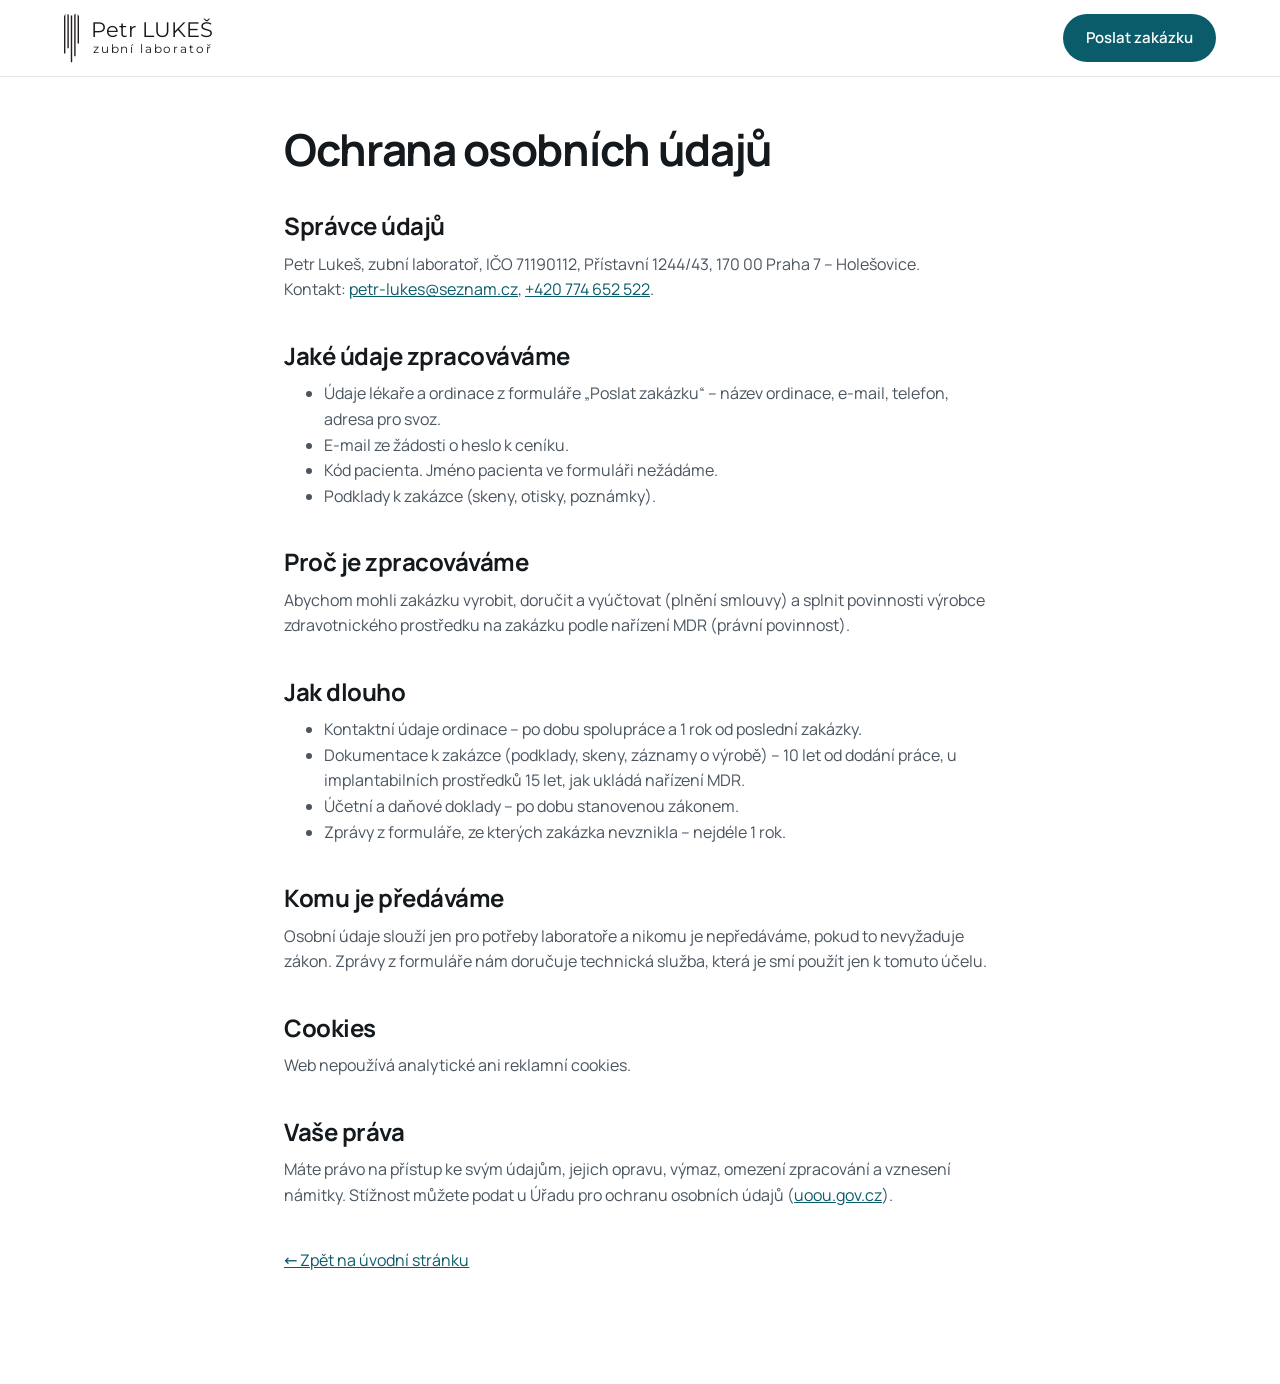
<file: ochrana-osobnich-udaju.html>
<!doctype html>
<html lang="cs">
<head>
  <meta charset="utf-8">
  <meta name="viewport" content="width=device-width, initial-scale=1">

  <title>Ochrana osobních údajů – Lukeš Lab</title>
  <meta name="description" content="Zásady zpracování osobních údajů zubní laboratoře Lukeš Lab.">
  <meta name="robots" content="noindex">

  <link rel="icon" href="img/favicon.svg?v=2" type="image/svg+xml">
  <link rel="preload" href="fonts/manrope-latin.woff2" as="font" type="font/woff2" crossorigin>

  <!-- ?v=… = verze souboru. Po každé změně CSS/JS číslo zvýšit (na všech
       stránkách), jinak prohlížeče mohou ještě chvíli používat starou kopii. -->
  <link rel="stylesheet" href="css/style.css?v=116">
</head>

<body>

<header class="header">
  <div class="wrap header__inner">
    <a class="logo" href="index.html" aria-label="Petr Lukeš, zubní laboratoř – úvodní stránka">
      <img class="logo__img" src="img/logo-symbol.svg?v=1" width="15" height="50" alt="">
      <span class="logo__text">
        <span class="logo__name">Petr LUKEŠ</span>
        <span class="logo__sub">zubní laboratoř</span>
      </span>
    </a>
    <a class="btn btn--primary" href="index.html#zakazka">Poslat zakázku</a>
  </div>
</header>


<!-- POZOR: Toto je pracovní text. Před spuštěním ho nechte zkontrolovat
     (případně upravit podle skutečného zpracování údajů). -->
<main class="wrap prose" id="obsah">
  <h1>Ochrana osobních údajů</h1>

  <h2>Správce údajů</h2>
  <p>Petr Lukeš, zubní laboratoř, IČO 71190112, Přístavní 1244/43, 170 00 Praha 7 – Holešovice.<br>
     Kontakt: <a href="mailto:petr-lukes@seznam.cz">petr-lukes@seznam.cz</a>, <a href="tel:+420774652522">+420 774 652 522</a>.</p>

  <h2>Jaké údaje zpracováváme</h2>
  <ul>
    <li>Údaje lékaře a ordinace z formuláře „Poslat zakázku“ – název ordinace, e-mail, telefon, adresa pro svoz.</li>
    <li>E-mail ze žádosti o heslo k ceníku.</li>
    <li>Kód pacienta. Jméno pacienta ve formuláři nežádáme.</li>
    <li>Podklady k zakázce (skeny, otisky, poznámky).</li>
  </ul>

  <h2>Proč je zpracováváme</h2>
  <p>Abychom mohli zakázku vyrobit, doručit a vyúčtovat (plnění smlouvy) a splnit povinnosti výrobce zdravotnického prostředku na zakázku podle nařízení MDR (právní povinnost).</p>

  <h2>Jak dlouho</h2>
  <ul>
    <li>Kontaktní údaje ordinace – po dobu spolupráce a 1 rok od poslední zakázky.</li>
    <li>Dokumentace k zakázce (podklady, skeny, záznamy o výrobě) – 10 let od dodání práce, u implantabilních prostředků 15 let, jak ukládá nařízení MDR.</li>
    <li>Účetní a daňové doklady – po dobu stanovenou zákonem.</li>
    <li>Zprávy z formuláře, ze kterých zakázka nevznikla – nejdéle 1 rok.</li>
  </ul>

  <h2>Komu je předáváme</h2>
  <p>Osobní údaje slouží jen pro potřeby laboratoře a nikomu je nepředáváme, pokud to nevyžaduje zákon. Zprávy z formuláře nám doručuje technická služba, která je smí použít jen k tomuto účelu.</p>

  <h2>Cookies</h2>
  <p>Web nepoužívá analytické ani reklamní cookies.</p>

  <h2>Vaše práva</h2>
  <p>Máte právo na přístup ke svým údajům, jejich opravu, výmaz, omezení zpracování a vznesení námitky. Stížnost můžete podat u Úřadu pro ochranu osobních údajů (<a href="https://uoou.gov.cz" target="_blank" rel="noopener">uoou.gov.cz</a>).</p>

  <p style="margin-top: 40px"><a href="index.html">← Zpět na úvodní stránku</a></p>
</main>

</body>
</html>
</file>
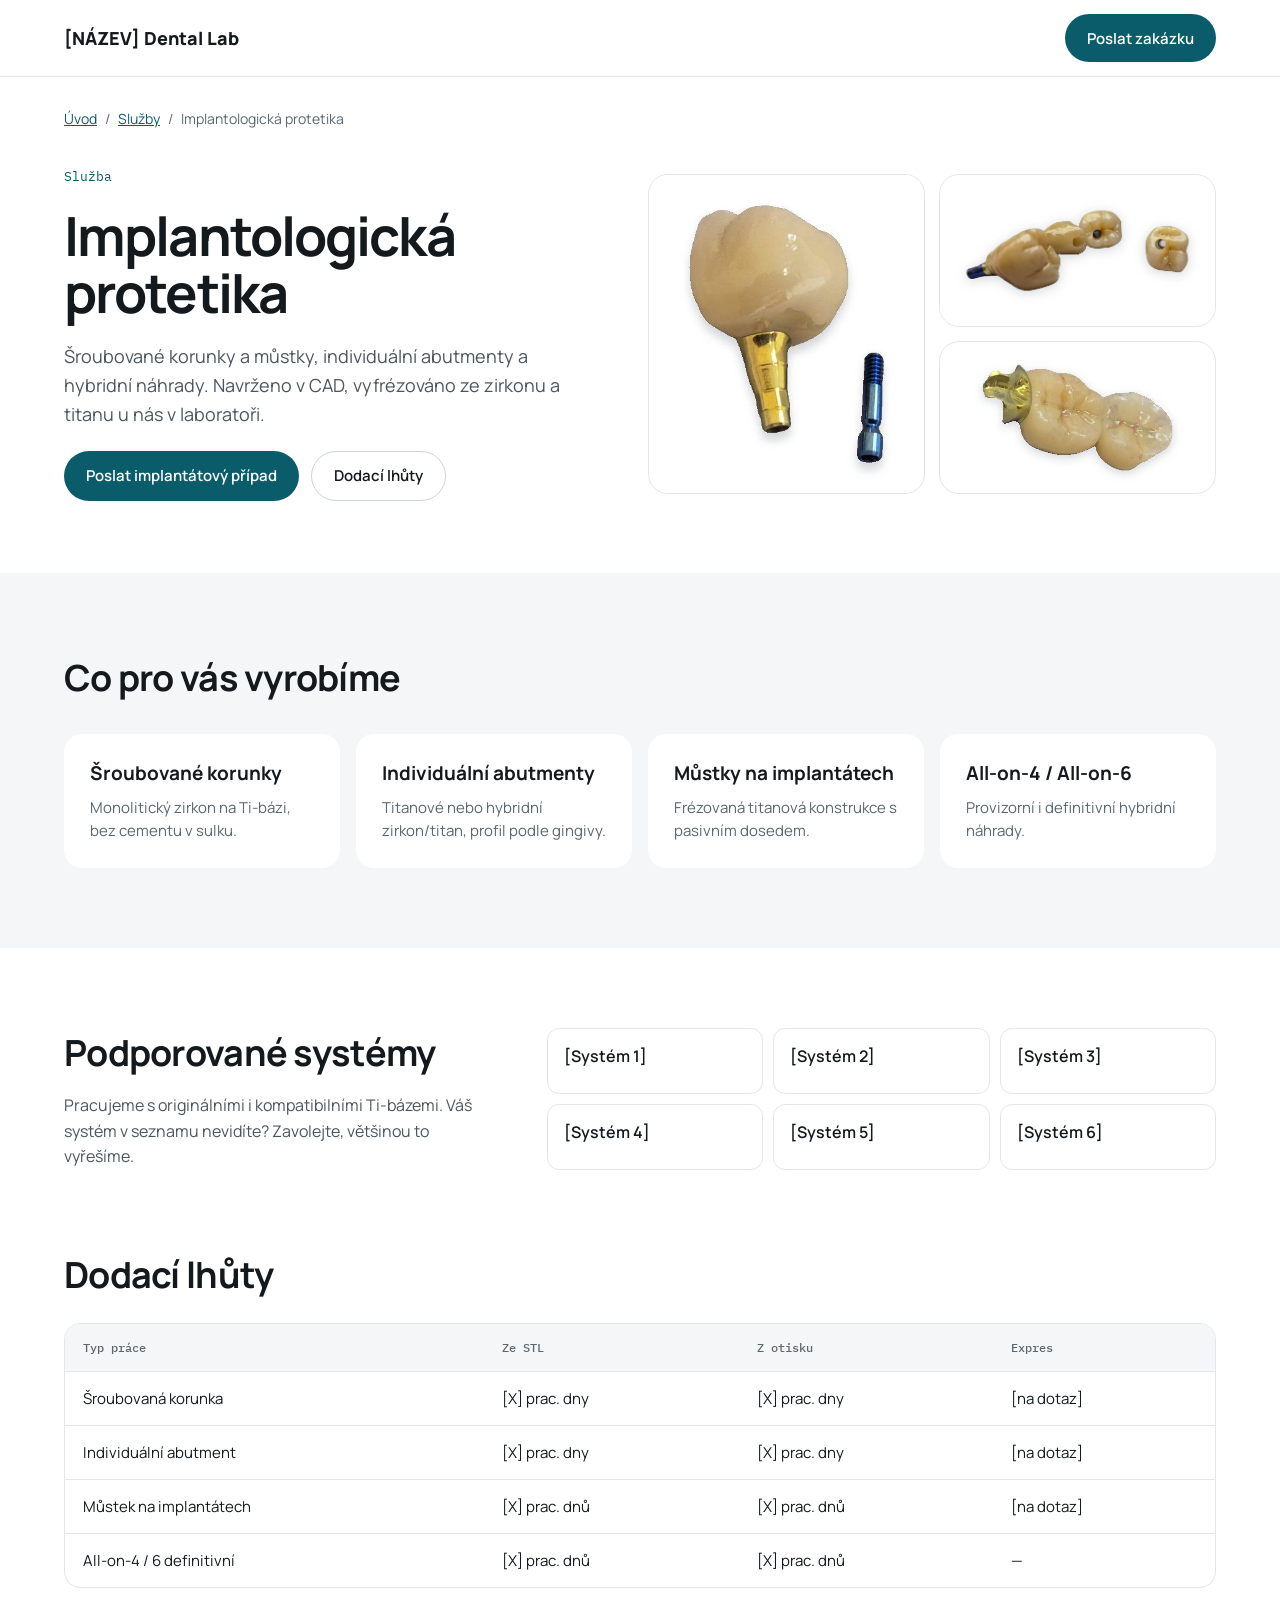
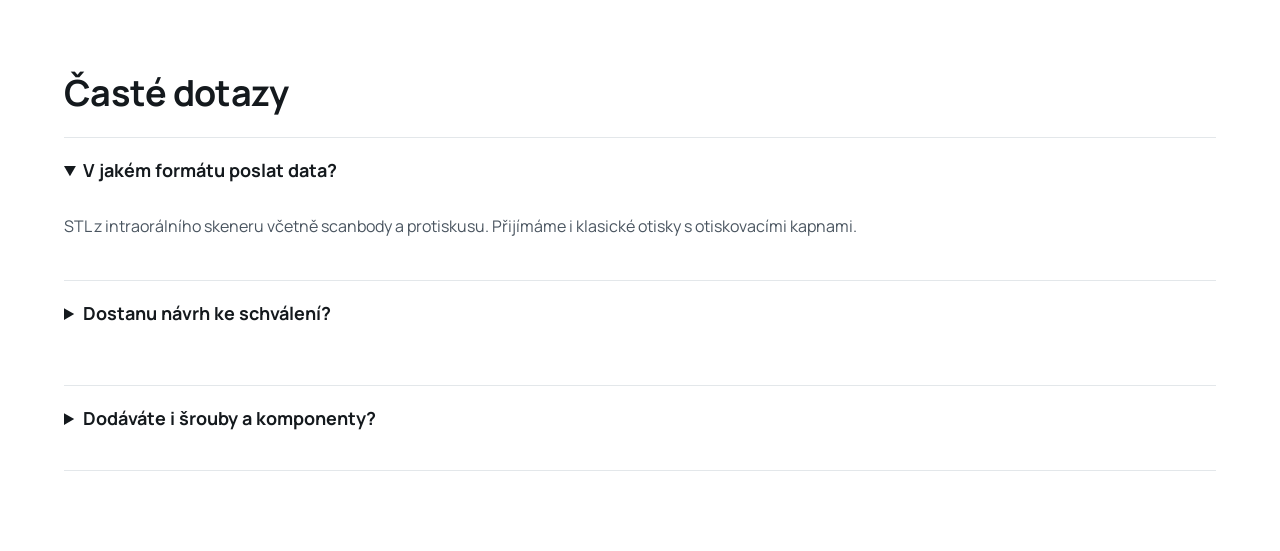
<file: PoC/sluzba.html>
<!doctype html>
<html lang="cs">
<head>
<meta charset="utf-8">
<meta name="viewport" content="width=device-width, initial-scale=1">
<meta name="robots" content="noindex">
<title>Implantologická protetika – návrh</title>

<link href="https://fonts.googleapis.com/css2?family=Manrope:wght@400;500;600;700;800&amp;family=IBM+Plex+Mono:wght@400;500&amp;display=swap" rel="stylesheet">
<style>
body{margin:0;background:#FFFFFF}
a{color:#0B5C6B}a:hover{color:#08434E}
.mono{font-family:'IBM Plex Mono',monospace}
.wrap{max-width:1200px;margin:0 auto;padding:0 24px;box-sizing:border-box}
.btn{display:inline-flex;align-items:center;gap:10px;min-height:48px;padding:0 22px;border-radius:999px;font-weight:600;font-size:15px;text-decoration:none}
th,td{text-align:left;padding:16px 18px;border-bottom:1px solid #E3E7EA;font-size:15px}
th{font-family:'IBM Plex Mono',monospace;font-size:12px;font-weight:500;color:#5A6670;background:#F4F6F7}
</style>

<style>html{scroll-behavior:smooth}@media (max-width:720px){h1{font-size:44px!important}h2{font-size:32px!important}header nav{display:none!important}}</style>
</head>
<body>

<div style="font-family: Manrope, sans-serif; color: #14191D; width: 100%">
<header style="border-bottom: 1px solid #E3E7EA">
<div class="wrap" style="display: flex; align-items: center; justify-content: space-between; min-height: 76px; gap: 16px; flex-wrap: wrap">
<a href="index.html" style="font-weight: 800; font-size: 18px; color: #14191D; text-decoration: none; padding: 12px 0">[NÁZEV] Dental Lab</a>
<a class="btn" href="zakazka.html" style="background: #0B5C6B; color: #FFFFFF">Poslat zakázku</a>
</div>
</header>

<section style="padding: 32px 0 72px">
<div class="wrap" style="display: flex; flex-direction: column; gap: 40px">
<nav aria-label="Drobečková navigace" style="font-size: 14px; color: #5A6670; display: flex; gap: 8px"><a href="index.html">Úvod</a><span>/</span><a href="index.html">Služby</a><span>/</span><span>Implantologická protetika</span></nav>
<div style="display: flex; flex-wrap: wrap; gap: 56px; align-items: center">
<div style="flex: 1 1 440px; min-width: 0; display: flex; flex-direction: column; gap: 22px">
<span class="mono" style="font-size: 13px; color: #0B5C6B">Služba</span>
<h1 style="margin: 0; font-size: 54px; line-height: 1.05; letter-spacing: -0.035em">Implantologická protetika</h1>
<p style="margin: 0; font-size: 18px; line-height: 1.6; color: #4A5560">Šroubované korunky a můstky, individuální abutmenty a hybridní náhrady. Navrženo v CAD, vyfrézováno ze zirkonu a titanu u nás v laboratoři.</p>
<div style="display: flex; gap: 12px; flex-wrap: wrap"><a class="btn" href="zakazka.html" style="background: #0B5C6B; color: #FFFFFF">Poslat implantátový případ</a><a class="btn" href="#lhuty" style="border: 1px solid #CBD3D8; color: #14191D">Dodací lhůty</a></div>
</div>
<div style="flex: 1 1 480px; min-width: 0; display: grid; grid-template-columns: repeat(2, minmax(0, 1fr)); gap: 14px">
<img src="img/korunka-sroub.jpg" alt="Šroubovaná korunka se šroubem" style="width: 100%; height: 320px; object-fit: contain; border: 1px solid #E3E7EA; border-radius: 20px; grid-row: span 2; box-sizing: border-box">
<img src="img/korunky-otvory.jpg" alt="Korunky s otvory pro šroub" style="width: 100%; height: 153px; object-fit: contain; border: 1px solid #E3E7EA; border-radius: 20px; box-sizing: border-box">
<img src="img/abutment-hybrid.jpg" alt="Hybridní abutment" style="width: 100%; height: 153px; object-fit: contain; border: 1px solid #E3E7EA; border-radius: 20px; box-sizing: border-box">
</div>
</div>
</div>
</section>

<section style="background: #F4F6F7; padding: 80px 0">
<div class="wrap" style="display: flex; flex-direction: column; gap: 32px">
<h2 style="margin: 0; font-size: 36px; letter-spacing: -0.02em">Co pro vás vyrobíme</h2>
<div style="display: grid; grid-template-columns: repeat(auto-fit, minmax(260px, 1fr)); gap: 16px">
<div style="background: #FFFFFF; border-radius: 18px; padding: 26px; display: flex; flex-direction: column; gap: 10px"><h3 style="margin: 0; font-size: 19px">Šroubované korunky</h3><p style="margin: 0; font-size: 15px; line-height: 1.55; color: #5A6670">Monolitický zirkon na Ti-bázi, bez cementu v sulku.</p></div>
<div style="background: #FFFFFF; border-radius: 18px; padding: 26px; display: flex; flex-direction: column; gap: 10px"><h3 style="margin: 0; font-size: 19px">Individuální abutmenty</h3><p style="margin: 0; font-size: 15px; line-height: 1.55; color: #5A6670">Titanové nebo hybridní zirkon/titan, profil podle gingivy.</p></div>
<div style="background: #FFFFFF; border-radius: 18px; padding: 26px; display: flex; flex-direction: column; gap: 10px"><h3 style="margin: 0; font-size: 19px">Můstky na implantátech</h3><p style="margin: 0; font-size: 15px; line-height: 1.55; color: #5A6670">Frézovaná titanová konstrukce s pasivním dosedem.</p></div>
<div style="background: #FFFFFF; border-radius: 18px; padding: 26px; display: flex; flex-direction: column; gap: 10px"><h3 style="margin: 0; font-size: 19px">All-on-4 / All-on-6</h3><p style="margin: 0; font-size: 15px; line-height: 1.55; color: #5A6670">Provizorní i definitivní hybridní náhrady.</p></div>
</div>
</div>
</section>

<section style="padding: 80px 0">
<div class="wrap" style="display: flex; flex-wrap: wrap; gap: 48px">
<div style="flex: 1 1 360px; display: flex; flex-direction: column; gap: 16px">
<h2 style="margin: 0; font-size: 36px; letter-spacing: -0.02em">Podporované systémy</h2>
<p style="margin: 0; font-size: 16px; line-height: 1.6; color: #4A5560">Pracujeme s originálními i kompatibilními Ti-bázemi. Váš systém v seznamu nevidíte? Zavolejte, většinou to vyřešíme.</p>
</div>
<ul style="flex: 2 1 520px; list-style: none; margin: 0; padding: 0; display: grid; grid-template-columns: repeat(3, minmax(0, 1fr)); gap: 10px">
<li style="border: 1px solid #E3E7EA; border-radius: 12px; padding: 16px; font-weight: 600">[Systém 1]</li>
<li style="border: 1px solid #E3E7EA; border-radius: 12px; padding: 16px; font-weight: 600">[Systém 2]</li>
<li style="border: 1px solid #E3E7EA; border-radius: 12px; padding: 16px; font-weight: 600">[Systém 3]</li>
<li style="border: 1px solid #E3E7EA; border-radius: 12px; padding: 16px; font-weight: 600">[Systém 4]</li>
<li style="border: 1px solid #E3E7EA; border-radius: 12px; padding: 16px; font-weight: 600">[Systém 5]</li>
<li style="border: 1px solid #E3E7EA; border-radius: 12px; padding: 16px; font-weight: 600">[Systém 6]</li>
</ul>
</div>
</section>

<section id="lhuty" style="padding: 0 0 80px">
<div class="wrap" style="display: flex; flex-direction: column; gap: 24px">
<h2 style="margin: 0; font-size: 36px; letter-spacing: -0.02em">Dodací lhůty</h2>
<div style="overflow-x: auto; border: 1px solid #E3E7EA; border-radius: 16px">
<table style="width: 100%; border-collapse: collapse; min-width: 560px">
<thead><tr><th>Typ práce</th><th>Ze STL</th><th>Z otisku</th><th>Expres</th></tr></thead>
<tbody>
<tr><td>Šroubovaná korunka</td><td>[X] prac. dny</td><td>[X] prac. dny</td><td>[na dotaz]</td></tr>
<tr><td>Individuální abutment</td><td>[X] prac. dny</td><td>[X] prac. dny</td><td>[na dotaz]</td></tr>
<tr><td>Můstek na implantátech</td><td>[X] prac. dnů</td><td>[X] prac. dnů</td><td>[na dotaz]</td></tr>
<tr><td style="border-bottom: 0">All-on-4 / 6 definitivní</td><td style="border-bottom: 0">[X] prac. dnů</td><td style="border-bottom: 0">[X] prac. dnů</td><td style="border-bottom: 0">—</td></tr>
</tbody>
</table>
</div>
</div>
</section>

<section style="padding: 0 0 80px">
<div class="wrap" style="display: flex; flex-direction: column; gap: 20px">
<h2 style="margin: 0; font-size: 36px; letter-spacing: -0.02em">Časté dotazy</h2>
<details open style="border-top: 1px solid #E3E7EA; padding: 20px 0"><summary style="font-size: 18px; font-weight: 700; cursor: pointer; min-height: 44px">V jakém formátu poslat data?</summary><p style="margin: 12px 0 0; font-size: 16px; line-height: 1.6; color: #4A5560">STL z intraorálního skeneru včetně scanbody a protiskusu. Přijímáme i klasické otisky s otiskovacími kapnami.</p></details>
<details style="border-top: 1px solid #E3E7EA; padding: 20px 0"><summary style="font-size: 18px; font-weight: 700; cursor: pointer; min-height: 44px">Dostanu návrh ke schválení?</summary></details>
<details style="border-top: 1px solid #E3E7EA; border-bottom: 1px solid #E3E7EA; padding: 20px 0"><summary style="font-size: 18px; font-weight: 700; cursor: pointer; min-height: 44px">Dodáváte i šrouby a komponenty?</summary></details>
</div>
</section>
</div>

</body>
</html>
</file>
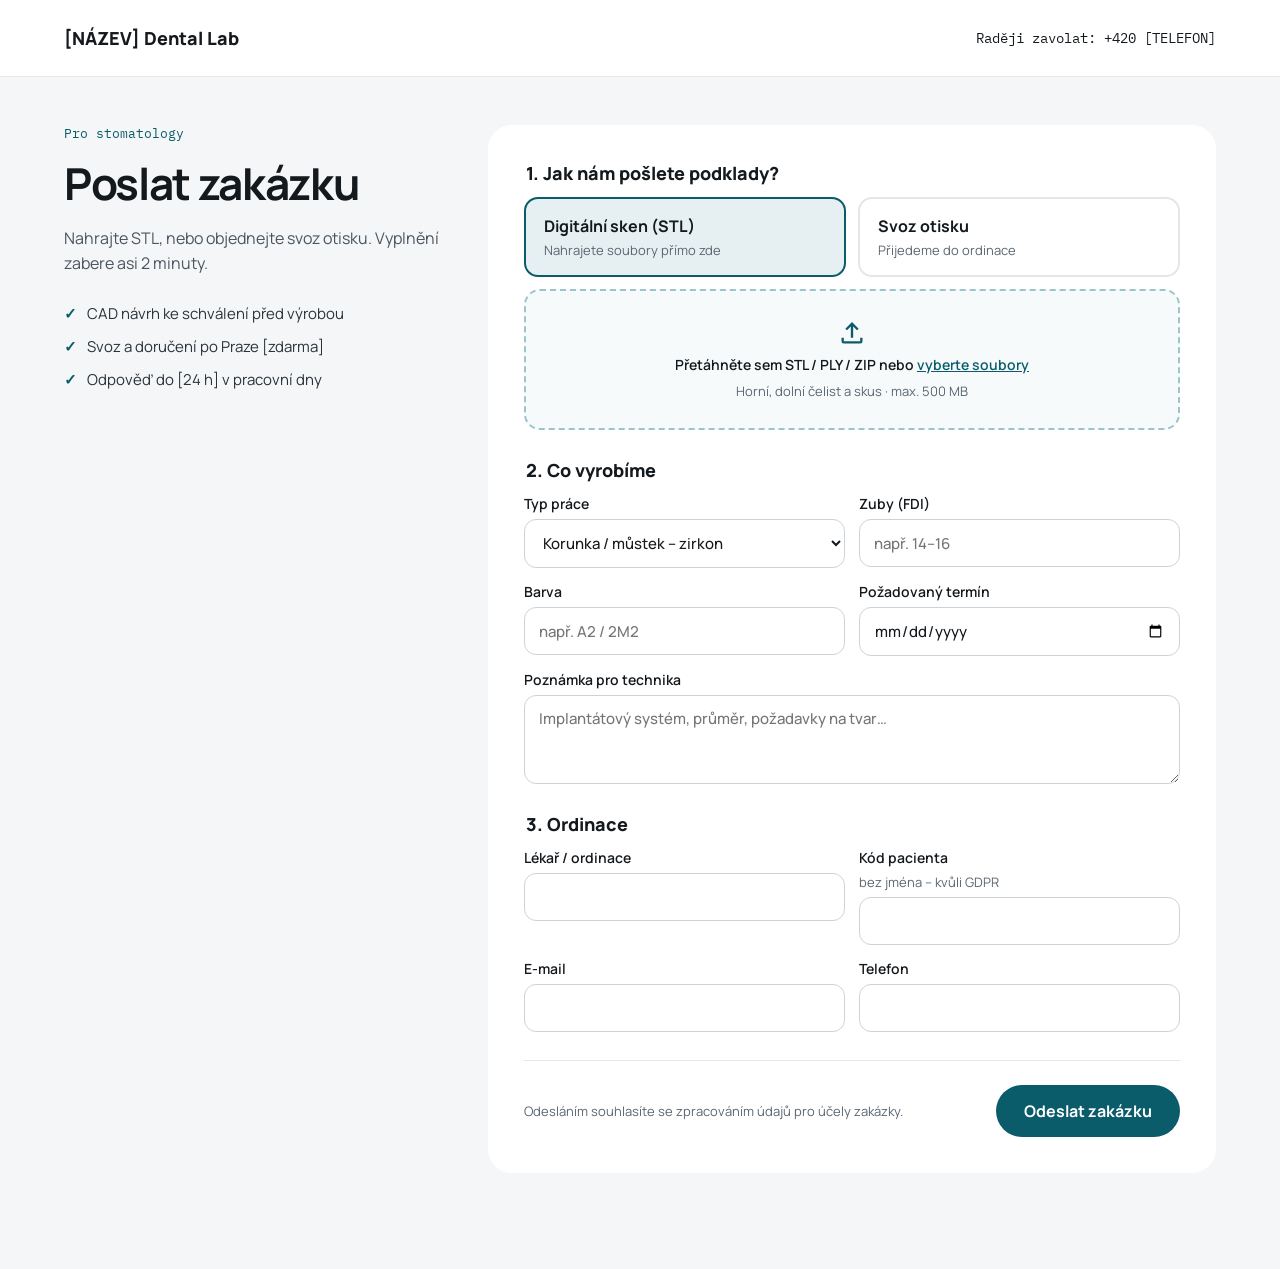
<file: PoC/zakazka.html>
<!doctype html>
<html lang="cs">
<head>
<meta charset="utf-8">
<meta name="viewport" content="width=device-width, initial-scale=1">
<meta name="robots" content="noindex">
<title>Poslat zakázku – návrh</title>

<link href="https://fonts.googleapis.com/css2?family=Manrope:wght@400;500;600;700;800&amp;family=IBM+Plex+Mono:wght@400;500&amp;display=swap" rel="stylesheet">
<style>
body{margin:0;background:#F4F6F7}
a{color:#0B5C6B}
.mono{font-family:'IBM Plex Mono',monospace}
.wrap{max-width:1200px;margin:0 auto;padding:0 24px;box-sizing:border-box}
label{display:flex;flex-direction:column;gap:6px;font-size:14px;font-weight:600;color:#14191D}
input,select,textarea{font:500 15px Manrope,sans-serif;color:#14191D;border:1px solid #CBD3D8;border-radius:12px;padding:12px 14px;min-height:48px;box-sizing:border-box;background:#FFFFFF;width:100%}
input:focus,select:focus,textarea:focus{outline:2px solid #0B5C6B;outline-offset:1px;border-color:#0B5C6B}
.hint{font-size:13px;font-weight:400;color:#5A6670}
</style>

<style>html{scroll-behavior:smooth}@media (max-width:720px){h1{font-size:44px!important}h2{font-size:32px!important}header nav{display:none!important}}</style>
</head>
<body>

<div style="font-family: Manrope, sans-serif; color: #14191D; width: 100%; background: #F4F6F7">
<header style="background: #FFFFFF; border-bottom: 1px solid #E3E7EA">
<div class="wrap" style="display: flex; align-items: center; justify-content: space-between; min-height: 76px">
<a href="index.html" style="font-weight: 800; font-size: 18px; color: #14191D; text-decoration: none; padding: 12px 0">[NÁZEV] Dental Lab</a>
<a href="tel:+420000000000" class="mono" style="font-size: 14px; color: #14191D; text-decoration: none; padding: 12px 0">Raději zavolat: +420 [TELEFON]</a>
</div>
</header>

<div id="sentBox" hidden>
<section class="wrap" style="padding: 96px 24px; display: flex; justify-content: center">
<div role="status" style="background: #FFFFFF; border-radius: 24px; padding: 48px; max-width: 560px; display: flex; flex-direction: column; gap: 16px; text-align: center; align-items: center">
<span style="width: 64px; height: 64px; border-radius: 50%; background: #E6F0F2; display: flex; align-items: center; justify-content: center"><svg width="28" height="28" viewBox="0 0 24 24" fill="none" stroke="#0B5C6B" stroke-width="2.4" aria-hidden="true"><path d="M5 12.5l4.5 4.5L19 7.5"></path></svg></span>
<h1 style="margin: 0; font-size: 32px">Zakázka je u nás.</h1>
<p style="margin: 0; font-size: 16px; line-height: 1.6; color: #4A5560">Potvrzení jsme poslali na váš e-mail. Do [24 h] se ozveme s termínem a cenou. Číslo zakázky: <strong class="mono">ZL-2026-0142</strong></p>
<button id="resetBtn" style="min-height: 48px; padding: 0 22px; border-radius: 999px; border: 1px solid #CBD3D8; background: #FFFFFF; font: 600 15px Manrope, sans-serif; cursor: pointer">Poslat další zakázku</button>
</div>
</section>
</div>

<div id="formBox">
<section style="padding: 48px 0 96px">
<div class="wrap" style="display: flex; flex-wrap: wrap; gap: 40px; align-items: flex-start">
<div style="flex: 1 1 300px; min-width: 0; display: flex; flex-direction: column; gap: 18px">
<span class="mono" style="font-size: 13px; color: #0B5C6B">Pro stomatology</span>
<h1 style="margin: 0; font-size: 44px; line-height: 1.08; letter-spacing: -0.03em">Poslat zakázku</h1>
<p style="margin: 0; font-size: 16px; line-height: 1.6; color: #4A5560">Nahrajte STL, nebo objednejte svoz otisku. Vyplnění zabere asi 2 minuty.</p>
<ul style="list-style: none; margin: 8px 0 0; padding: 0; display: flex; flex-direction: column; gap: 12px; font-size: 15px; color: #2A333A">
<li style="display: flex; gap: 10px"><span style="color: #0B5C6B; font-weight: 800">✓</span>CAD návrh ke schválení před výrobou</li>
<li style="display: flex; gap: 10px"><span style="color: #0B5C6B; font-weight: 800">✓</span>Svoz a doručení po Praze [zdarma]</li>
<li style="display: flex; gap: 10px"><span style="color: #0B5C6B; font-weight: 800">✓</span>Odpověď do [24 h] v pracovní dny</li>
</ul>
</div>

<form style="flex: 2 1 560px; min-width: 0; background: #FFFFFF; border-radius: 24px; padding: 36px; display: flex; flex-direction: column; gap: 28px; box-sizing: border-box">
<fieldset style="border: 0; margin: 0; padding: 0; display: flex; flex-direction: column; gap: 12px">
<legend style="font-weight: 800; font-size: 18px; margin-bottom: 12px">1. Jak nám pošlete podklady?</legend>
<div role="radiogroup" aria-label="Způsob předání" style="display: grid; grid-template-columns: repeat(2, minmax(0, 1fr)); gap: 12px">
<button type="button" id="optStl" aria-pressed="true" style="display: flex; flex-direction: column; gap: 4px; align-items: flex-start; text-align: left; padding: 16px 18px; border-radius: 14px; border: 2px solid #0B5C6B; background: #E6F0F2; font-family: Manrope, sans-serif; color: #14191D; cursor: pointer; min-height: 44px"><strong style="font-size: 16px">Digitální sken (STL)</strong><span style="font-size: 13px; color: #5A6670; font-weight: 400">Nahrajete soubory přímo zde</span></button>
<button type="button" id="optPickup" aria-pressed="false" style="display: flex; flex-direction: column; gap: 4px; align-items: flex-start; text-align: left; padding: 16px 18px; border-radius: 14px; border: 2px solid #E3E7EA; background: #FFFFFF; font-family: Manrope, sans-serif; color: #14191D; cursor: pointer; min-height: 44px"><strong style="font-size: 16px">Svoz otisku</strong><span style="font-size: 13px; color: #5A6670; font-weight: 400">Přijedeme do ordinace</span></button>
</div>
<div id="stlBox">
<label style="border: 2px dashed #9CC4CB; border-radius: 16px; background: #F6FAFB; padding: 28px; align-items: center; text-align: center; gap: 8px; cursor: pointer">
<svg width="28" height="28" viewBox="0 0 24 24" fill="none" stroke="#0B5C6B" stroke-width="2" aria-hidden="true"><path d="M12 16V4M7 9l5-5 5 5M4 16v3a1 1 0 001 1h14a1 1 0 001-1v-3"></path></svg>
<span>Přetáhněte sem STL / PLY / ZIP nebo <span style="color: #0B5C6B; text-decoration: underline">vyberte soubory</span></span>
<span class="hint">Horní, dolní čelist a skus · max. 500 MB</span>
<input type="file" multiple style="position: absolute; width: 1px; height: 1px; opacity: 0; min-height: 0; padding: 0; border: 0">
</label>
</div>
<div id="pickupBox" hidden>
<div style="display: grid; grid-template-columns: repeat(2, minmax(0, 1fr)); gap: 14px">
<label>Adresa ordinace<input type="text" placeholder="Ulice, Praha"></label>
<label>Kdy vyzvednout<select><option>Dnes odpoledne</option><option>Zítra dopoledne</option><option>Jiný termín</option></select></label>
</div>
</div>
</fieldset>

<fieldset style="border: 0; margin: 0; padding: 0; display: flex; flex-direction: column; gap: 14px">
<legend style="font-weight: 800; font-size: 18px; margin-bottom: 12px">2. Co vyrobíme</legend>
<div style="display: grid; grid-template-columns: repeat(2, minmax(0, 1fr)); gap: 14px">
<label>Typ práce<select><option>Korunka / můstek – zirkon</option><option>Šroubovaná korunka na implantátu</option><option>Individuální abutment</option><option>All-on-4 / All-on-6</option><option>Titanová konstrukce / bar</option><option>Snímatelná náhrada</option><option>Dlaha / šablona</option></select></label>
<label>Zuby (FDI)<input type="text" placeholder="např. 14–16"></label>
<label>Barva<input type="text" placeholder="např. A2 / 2M2"></label>
<label>Požadovaný termín<input type="date"></label>
</div>
<label>Poznámka pro technika<textarea rows="3" placeholder="Implantátový systém, průměr, požadavky na tvar…" style="resize: vertical"></textarea></label>
</fieldset>

<fieldset style="border: 0; margin: 0; padding: 0; display: flex; flex-direction: column; gap: 14px">
<legend style="font-weight: 800; font-size: 18px; margin-bottom: 12px">3. Ordinace</legend>
<div style="display: grid; grid-template-columns: repeat(2, minmax(0, 1fr)); gap: 14px">
<label>Lékař / ordinace<input type="text" autocomplete="organization"></label>
<label>Kód pacienta<span class="hint">bez jména – kvůli GDPR</span><input type="text"></label>
<label>E-mail<input type="email" autocomplete="email"></label>
<label>Telefon<input type="tel" autocomplete="tel"></label>
</div>
</fieldset>

<div style="display: flex; flex-wrap: wrap; gap: 16px; align-items: center; justify-content: space-between; border-top: 1px solid #E3E7EA; padding-top: 24px">
<span class="hint" style="max-width: 380px">Odesláním souhlasíte se zpracováním údajů pro účely zakázky.</span>
<button type="button" id="sendBtn" style="min-height: 52px; padding: 0 28px; border-radius: 999px; border: 0; background: #0B5C6B; color: #FFFFFF; font: 700 16px Manrope, sans-serif; cursor: pointer">Odeslat zakázku</button>
</div>
</form>
</div>
</section>
</div>
</div>
<script>
(function(){var on="display: flex; flex-direction: column; gap: 4px; align-items: flex-start; text-align: left; padding: 16px 18px; border-radius: 14px; border: 2px solid #0B5C6B; background: #E6F0F2; font-family: Manrope, sans-serif; color: #14191D; cursor: pointer; min-height: 44px",off="display: flex; flex-direction: column; gap: 4px; align-items: flex-start; text-align: left; padding: 16px 18px; border-radius: 14px; border: 2px solid #E3E7EA; background: #FFFFFF; font-family: Manrope, sans-serif; color: #14191D; cursor: pointer; min-height: 44px";function $(i){return document.getElementById(i)}
function mode(stl){$('optStl').style.cssText=stl?on:off;$('optPickup').style.cssText=stl?off:on;$('optStl').setAttribute('aria-pressed',stl);$('optPickup').setAttribute('aria-pressed',!stl);$('stlBox').hidden=!stl;$('pickupBox').hidden=stl;}
$('optStl').onclick=function(){mode(true)};$('optPickup').onclick=function(){mode(false)};
$('sendBtn').onclick=function(){$('formBox').hidden=true;$('sentBox').hidden=false;window.scrollTo(0,0)};
$('resetBtn').onclick=function(){$('formBox').hidden=false;$('sentBox').hidden=true};})();
</script>
</body>
</html>
</file>
<file: css/style.css>
/* ==========================================================================
   Lukeš Lab – hlavní styly
   --------------------------------------------------------------------------
   Jeden soubor pro všechny stránky. Psáno "mobile-first": základní pravidla
   platí pro mobil, větší obrazovky se upravují přes @media (min-width: …).

   Obsah:
     0.  Písma (vlastní soubory ve složce fonts/)
     1.  Design tokeny (barvy, písma, rozměry)
     2.  Základ (reset, typografie, odkazy, focus)
     3.  Layout a pomocné třídy
     4.  Tlačítka
     5.  Hlavička a navigace
     6.  Mobilní lišta dole
     7.  Hero (úvod s videem)
     8.  Pásy pod hero (statistiky, „Pracujeme s“)
     9.  Záhlaví sekcí
     10. Služby (karty)
     11. Spolupráce (kroky)
     12. Digitální modelování
     13. Technologie (tmavá sekce)
     14. Naše práce (galerie)
     15. O nás
     16. Patička
     17. Formulář „Poslat zakázku“
     18. Textová stránka (ochrana údajů)
     19. Animace a interaktivní prvky
     20. Omezení animací
     21. DOČASNÉ: přepínač barev
   ========================================================================== */


/* 0. Písma
   --------------------------------------------------------------------------
   Soubory jsou ve složce fonts/ (nenačítají se z Google Fonts, aby se
   IP adresy návštěvníků neposílaly Googlu). Jen latinka a rozšířená
   latinka (čeština) – prohlížeč stáhne jen to, co stránka potřebuje.
   ========================================================================== */

/* Manrope – proměnné písmo, jeden soubor pro řezy 400–800 (latin-ext) */
@font-face {
  font-family: 'Manrope';
  font-style: normal;
  font-weight: 400 800;
  font-display: swap;
  src: url(../fonts/manrope-latin-ext.woff2) format('woff2');
  unicode-range: U+0100-02BA, U+02BD-02C5, U+02C7-02CC, U+02CE-02D7, U+02DD-02FF, U+0304, U+0308, U+0329, U+1D00-1DBF, U+1E00-1E9F, U+1EF2-1EFF, U+2020, U+20A0-20AB, U+20AD-20C4, U+2113, U+2C60-2C7F, U+A720-A7FF;
}

/* Manrope – proměnné písmo, jeden soubor pro řezy 400–800 (latin) */
@font-face {
  font-family: 'Manrope';
  font-style: normal;
  font-weight: 400 800;
  font-display: swap;
  src: url(../fonts/manrope-latin.woff2) format('woff2');
  unicode-range: U+0000-00FF, U+0131, U+0152-0153, U+02BB-02BC, U+02C6, U+02DA, U+02DC, U+0304, U+0308, U+0329, U+2000-206F, U+20AC, U+2122, U+2191, U+2193, U+2212, U+2215, U+FEFF, U+FFFD;
}

/* Montserrat – proměnné písmo z loga od klienta (latin-ext) */
@font-face {
  font-family: 'Montserrat';
  font-style: normal;
  font-weight: 300 400;
  font-display: swap;
  src: url(../fonts/montserrat-latin-ext.woff2) format('woff2');
  unicode-range: U+0100-02BA, U+02BD-02C5, U+02C7-02CC, U+02CE-02D7, U+02DD-02FF, U+0304, U+0308, U+0329, U+1D00-1DBF, U+1E00-1E9F, U+1EF2-1EFF, U+2020, U+20A0-20AB, U+20AD-20C4, U+2113, U+2C60-2C7F, U+A720-A7FF;
}

/* Montserrat – proměnné písmo z loga od klienta (latin) */
@font-face {
  font-family: 'Montserrat';
  font-style: normal;
  font-weight: 300 400;
  font-display: swap;
  src: url(../fonts/montserrat-latin.woff2) format('woff2');
  unicode-range: U+0000-00FF, U+0131, U+0152-0153, U+02BB-02BC, U+02C6, U+02DA, U+02DC, U+0304, U+0308, U+0329, U+2000-206F, U+20AC, U+2122, U+2191, U+2193, U+2212, U+2215, U+FEFF, U+FFFD;
}

/* IBM Plex Mono 400 – latin-ext */
@font-face {
  font-family: 'IBM Plex Mono';
  font-style: normal;
  font-weight: 400;
  font-display: swap;
  src: url(../fonts/ibm-plex-mono-latin-ext-400.woff2) format('woff2');
  unicode-range: U+0100-02BA, U+02BD-02C5, U+02C7-02CC, U+02CE-02D7, U+02DD-02FF, U+0304, U+0308, U+0329, U+1D00-1DBF, U+1E00-1E9F, U+1EF2-1EFF, U+2020, U+20A0-20AB, U+20AD-20C4, U+2113, U+2C60-2C7F, U+A720-A7FF;
}

/* IBM Plex Mono 400 – latin */
@font-face {
  font-family: 'IBM Plex Mono';
  font-style: normal;
  font-weight: 400;
  font-display: swap;
  src: url(../fonts/ibm-plex-mono-latin-400.woff2) format('woff2');
  unicode-range: U+0000-00FF, U+0131, U+0152-0153, U+02BB-02BC, U+02C6, U+02DA, U+02DC, U+0304, U+0308, U+0329, U+2000-206F, U+20AC, U+2122, U+2191, U+2193, U+2212, U+2215, U+FEFF, U+FFFD;
}

/* IBM Plex Mono 500 – latin-ext */
@font-face {
  font-family: 'IBM Plex Mono';
  font-style: normal;
  font-weight: 500;
  font-display: swap;
  src: url(../fonts/ibm-plex-mono-latin-ext-500.woff2) format('woff2');
  unicode-range: U+0100-02BA, U+02BD-02C5, U+02C7-02CC, U+02CE-02D7, U+02DD-02FF, U+0304, U+0308, U+0329, U+1D00-1DBF, U+1E00-1E9F, U+1EF2-1EFF, U+2020, U+20A0-20AB, U+20AD-20C4, U+2113, U+2C60-2C7F, U+A720-A7FF;
}

/* IBM Plex Mono 500 – latin */
@font-face {
  font-family: 'IBM Plex Mono';
  font-style: normal;
  font-weight: 500;
  font-display: swap;
  src: url(../fonts/ibm-plex-mono-latin-500.woff2) format('woff2');
  unicode-range: U+0000-00FF, U+0131, U+0152-0153, U+02BB-02BC, U+02C6, U+02DA, U+02DC, U+0304, U+0308, U+0329, U+2000-206F, U+20AC, U+2122, U+2191, U+2193, U+2212, U+2215, U+FEFF, U+FFFD;
}

/* IBM Plex Mono 600 – latin-ext */
@font-face {
  font-family: 'IBM Plex Mono';
  font-style: normal;
  font-weight: 600;
  font-display: swap;
  src: url(../fonts/ibm-plex-mono-latin-ext-600.woff2) format('woff2');
  unicode-range: U+0100-02BA, U+02BD-02C5, U+02C7-02CC, U+02CE-02D7, U+02DD-02FF, U+0304, U+0308, U+0329, U+1D00-1DBF, U+1E00-1E9F, U+1EF2-1EFF, U+2020, U+20A0-20AB, U+20AD-20C4, U+2113, U+2C60-2C7F, U+A720-A7FF;
}

/* IBM Plex Mono 600 – latin */
@font-face {
  font-family: 'IBM Plex Mono';
  font-style: normal;
  font-weight: 600;
  font-display: swap;
  src: url(../fonts/ibm-plex-mono-latin-600.woff2) format('woff2');
  unicode-range: U+0000-00FF, U+0131, U+0152-0153, U+02BB-02BC, U+02C6, U+02DA, U+02DC, U+0304, U+0308, U+0329, U+2000-206F, U+20AC, U+2122, U+2191, U+2193, U+2212, U+2215, U+FEFF, U+FFFD;
}


/* 1. Design tokeny
   ========================================================================== */

:root {
  /* Barvy */
  --bg: #FFFFFF;             /* pozadí stránky */
  --surface: #F4F6F7;        /* střídané (šedé) sekce */
  --line: #E3E7EA;           /* linky a rámečky karet */
  --line-strong: #CBD3D8;    /* rámečky formulářů a sekundárních tlačítek */
  --text: #14191D;           /* hlavní text */
  --text-soft: #4A5560;      /* delší odstavce */
  --muted: #5A6670;          /* sekundární text (kontrast AA) */
  --accent: #0B5C6B;         /* petrolejová – CTA, odkazy, štítky */
  --accent-hover: #08434E;
  --accent-soft: #E6F0F2;    /* jemné zvýraznění */
  --accent-on-dark: #9FD0D8; /* akcent na tmavém pozadí */
  --accent-line: #9CC4CB;    /* přerušované rámečky (poznámka ve formuláři) */
  --accent-tint: #F6FAFB;    /* velmi jemné podbarvení */
  /* Výplň tlačítek, koleček a linek + barva textu na ní.
     Většinou stejná jako --accent s bílým textem; světlá varianta
     (nebeská modrá) má světlou výplň a tmavý text. */
  --accent-fill: var(--accent);
  --accent-fill-hover: var(--accent-hover);
  --on-accent: #FFFFFF;
  --dark: #0F1518;           /* sekce Technologie */
  --hero-bg: #0B0F11;        /* pozadí hera, než se načte video */

  /* Písma */
  --font: 'Manrope', system-ui, -apple-system, 'Segoe UI', sans-serif;
  --font-mono: 'IBM Plex Mono', ui-monospace, Consolas, monospace;

  /* Rozměry */
  --container: 1200px;
  --gutter: 16px;            /* boční okraj na mobilu, na větších displejích 24 px */
  --radius-card: 20px;
  --radius-big: 28px;
  --section-pad: 56px;       /* svislý padding sekcí – na desktopu 96 px */
  --header-h: 68px;          /* výška hlavičky – kvůli odskoku kotev */
}

/* Varianty akcentní barvy – přepínají se atributem data-accent na <html>.
   Výchozí (bez atributu) je petrolejová výše.
   Po výběru finální barvy stačí její hodnoty zkopírovat do :root
   a tyto bloky smazat. */
:root[data-accent="navy"] {      /* půlnoční modrá */
  --accent: #1D4E89;
  --accent-hover: #163B68;
  --accent-soft: #E8EEF6;
  --accent-on-dark: #A9C5EA;
  --accent-line: #A9BEDB;
  --accent-tint: #F6F8FC;
}

:root[data-accent="cobalt"] {    /* kobaltová – výraznější modrá */
  --accent: #1F57C3;
  --accent-hover: #17439A;
  --accent-soft: #E8EFFC;
  --accent-on-dark: #A8C3F5;
  --accent-line: #A9C0EC;
  --accent-tint: #F5F8FE;
}

:root[data-accent="bronze"] {    /* bronzová – teplá, „zlatá“ jako titan po anodizaci */
  --accent: #8A6534;
  --accent-hover: #6C4E27;
  --accent-soft: #F4EEE6;
  --accent-on-dark: #D9BC8E;
  --accent-line: #D2BE9F;
  --accent-tint: #FBF8F4;
}

:root[data-accent="sky"] {       /* nebeská modrá #A8D8FF – tlačítka a linky jsou
                                    světle modré s tmavým textem; texty na bílém
                                    mají tmavší odstín stejné modré (čitelnost) */
  --accent: #2A6E9E;
  --accent-hover: #1F5479;
  --accent-soft: #EAF5FF;
  --accent-on-dark: #A8D8FF;
  --accent-line: #A8D8FF;
  --accent-tint: #F5FAFF;
  --accent-fill: #A8D8FF;      /* tlačítka ve světle modré… */
  --accent-fill-hover: #8DCBFF;
  --on-accent: #0F2A3D;        /* …s tmavým textem (kontrast cca 10 : 1) */
}

:root[data-accent="gum"] {       /* dásňová růžová – tlumená, aby byla čitelná i s bílým textem */
  --accent: #B0456A;
  --accent-hover: #8E3554;
  --accent-soft: #FBEEF2;
  --accent-on-dark: #F4B8CB;
  --accent-line: #E9B3C4;
  --accent-tint: #FDF7F9;
}

:root[data-accent="graphite"] {  /* grafitová – čistě černobílý web */
  --accent: #2B3238;
  --accent-hover: #14191D;
  --accent-soft: #ECEEF0;
  --accent-on-dark: #D5DADE;
  --accent-line: #BFC6CC;
  --accent-tint: #F7F8F9;
}

@media (min-width: 720px) {
  :root {
    --gutter: 24px;
    --section-pad: 96px;
    --header-h: 76px;
  }
}


/* 2. Základ
   ========================================================================== */

*,
*::before,
*::after {
  box-sizing: border-box;
}

html {
  scroll-behavior: smooth;
  /* Kotvy (#sluzby apod.) nezajedou pod sticky hlavičku */
  scroll-padding-top: var(--header-h);
  -webkit-text-size-adjust: 100%;
}

body {
  margin: 0;
  background: var(--bg);
  color: var(--text);
  font-family: var(--font);
  font-size: 16px;
  line-height: 1.6;
  -webkit-font-smoothing: antialiased;
}

img,
video {
  display: block;
  max-width: 100%;
  /* Atributy width/height v HTML slouží jen k rezervaci místa (bez poskakování
     při načítání); skutečnou výšku dopočítá prohlížeč podle šířky. */
  height: auto;
}

/* Atribut hidden musí skrýt prvek i tehdy, když má třída nastavené display */
[hidden] {
  display: none !important;
}

h1, h2, h3 {
  margin: 0;
  line-height: 1.1;
  letter-spacing: -0.03em;
}

h2 {
  font-size: clamp(30px, 4.2vw, 44px);
}

h3 {
  font-size: 20px;
  letter-spacing: -0.01em;
}

p {
  margin: 0;
}

a {
  color: var(--accent);
}

a:hover {
  color: var(--accent-hover);
}

/* Viditelný focus pro ovládání klávesnicí (WCAG 2.4.7) */
:focus-visible {
  outline: 3px solid var(--accent);
  outline-offset: 3px;
  border-radius: 4px;
}

/* Na tmavém pozadí je focus světlý */
.hero :focus-visible,
.section--dark :focus-visible {
  outline-color: var(--accent-on-dark);
}


/* 3. Layout a pomocné třídy
   ========================================================================== */

/* Centrovaný obsah s bočními okraji */
.wrap {
  width: 100%;
  max-width: var(--container);
  margin: 0 auto;
  padding: 0 var(--gutter);
}

.section {
  padding: var(--section-pad) 0;
}

.section--surface {
  background: var(--surface);
  border-top: 1px solid var(--line);
}

.section--dark {
  background: var(--dark);
  color: #FFFFFF;
}

/* Technický štítek v neproporcionálním písmu (čísla sekcí apod.) */
.mono {
  font-family: var(--font-mono);
  letter-spacing: 0.02em;
}

/* Zalomení řádku jen na mobilu (od 900 px se ignoruje) */
@media (min-width: 900px) {
  .br-mobile {
    display: none;
  }
}

/* Text pouze pro čtečky obrazovky */
.visually-hidden {
  position: absolute !important;
  width: 1px;
  height: 1px;
  margin: -1px;
  padding: 0;
  overflow: hidden;
  clip: rect(0 0 0 0);
  white-space: nowrap;
  border: 0;
}

/* Odkaz „Přeskočit na obsah“ – objeví se jen při ovládání klávesnicí */
.skip-link {
  position: absolute;
  left: var(--gutter);
  top: -100px;
  z-index: 100;
  padding: 12px 18px;
  background: var(--accent-fill);
  color: var(--on-accent);
  border-radius: 8px;
  font-weight: 600;
}

.skip-link:focus {
  top: 12px;
  color: #FFFFFF;
}

/* Prvky pod sebou s mezerou */
.stack {
  display: flex;
  flex-direction: column;
  gap: 24px;
}

/* Placeholder – místo pro obsah, který ještě dodá klient */
.placeholder {
  display: flex;
  align-items: center;
  justify-content: center;
  padding: 24px;
  border-radius: var(--radius-card);
  background: var(--line);
  color: var(--muted);
  font-size: 15px;
  text-align: center;
}


/* 4. Tlačítka
   ========================================================================== */

.btn {
  display: inline-flex;
  align-items: center;
  justify-content: center;
  gap: 10px;
  min-height: 48px;
  padding: 0 22px;
  border: 1px solid transparent;
  border-radius: 999px;
  font: 600 15px/1.2 var(--font);
  text-decoration: none;
  white-space: nowrap;
  cursor: pointer;
  transition: background-color 0.15s, border-color 0.15s, color 0.15s;
}

/* Hlavní akce – petrolejová */
.btn--primary {
  background: var(--accent-fill);
  color: var(--on-accent);
}

.btn--primary:hover {
  background: var(--accent-fill-hover);
  color: var(--on-accent);
}

/* Slabě obarvená – vedlejší akce vedle hlavní */
.btn--soft {
  background: var(--accent-soft);
  border-color: var(--accent-line);
  color: var(--accent);
}

.btn--soft:hover {
  background: var(--accent-line);
  color: var(--accent-hover);
}

/* Sekundární – bílá s rámečkem */
.btn--secondary {
  background: #FFFFFF;
  border-color: var(--line-strong);
  color: var(--text);
}

.btn--secondary:hover {
  border-color: var(--text);
  color: var(--text);
}

/* Bílé tlačítko na tmavém nebo barevném pozadí */
.btn--light {
  background: #FFFFFF;
  color: var(--hero-bg);
}

.btn--light:hover {
  background: var(--accent-soft);
  color: var(--hero-bg);
}

/* Průhledné s bílým rámečkem na tmavém pozadí */
.btn--ghost {
  border-color: rgba(255, 255, 255, 0.6);
  color: #FFFFFF;
}

.btn--ghost:hover {
  border-color: #FFFFFF;
  background: rgba(255, 255, 255, 0.08);
  color: #FFFFFF;
}

.btn--big {
  min-height: 52px;
  padding: 0 28px;
  font-size: 16px;
  font-weight: 700;
}


/* 5. Hlavička a navigace
   ========================================================================== */

.header {
  position: sticky;
  top: 0;
  z-index: 50;
  background: rgba(255, 255, 255, 0.94);
  border-bottom: 1px solid var(--line);
  backdrop-filter: saturate(1.4) blur(10px);
  -webkit-backdrop-filter: saturate(1.4) blur(10px);
}

.header__inner {
  display: flex;
  align-items: center;
  justify-content: space-between;
  gap: 20px;
  min-height: var(--header-h);
}

/* Logo: čáry z loga od klienta + text živým písmem Montserrat jako v originále.
   Text jako obrázek se při zvětšení Windows na 125 % kreslil nerovnoměrně. */
.logo {
  display: flex;
  align-items: flex-start; /* text začíná u horního okraje čar */
  gap: 12px;
  flex-shrink: 0;
  color: var(--text);
  text-decoration: none;
}

.logo:hover {
  color: var(--text);
}

.logo__img {
  display: block;
  width: 15px;
  height: 50px;
}

.logo__text {
  display: flex;
  flex-direction: column;
  gap: 4px;
  padding-top: 6px; /* střed textu na stejné výšce jako střed menu a tlačítek */
  font-family: 'Montserrat', var(--font);
  line-height: 1;
}

.logo__name {
  font-size: 21px;
  font-weight: 400;
  letter-spacing: 0;
}

.logo__sub {
  margin-left: 1.9px; /* levý okraj z přesně pod levým okrajem P */
  font-size: 11.5px;
  font-weight: 400;
  letter-spacing: 0.16em;
}

/* Hlavní menu – na mobilu skryté, otevírá se hamburgerem */
.nav {
  display: none;
}

.nav__list {
  display: flex;
  gap: 4px 16px;
  margin: 0;
  padding: 0;
  list-style: none;
}

.nav__link {
  display: block;
  padding: 12px 2px;
  color: var(--text);
  font-size: 15px;
  font-weight: 500;
  text-decoration: none;
  white-space: nowrap; /* „Naše práce“ se nesmí zalomit na dva řádky */
}

.nav__link:hover {
  color: var(--accent);
}

/* Aktivní sekce při posouvání (nastavuje main.js) */
.nav__link.is-active {
  color: var(--accent);
  box-shadow: inset 0 -2px 0 var(--accent);
}

/* Pravá část hlavičky: telefon + CTA */
.header__actions {
  display: flex;
  align-items: center;
  gap: 12px;
}

.header__phone {
  display: none;
  align-items: center;
  justify-content: center;
  width: 48px;
  height: 48px;
  flex-shrink: 0;
  border: 1px solid var(--line-strong);
  border-radius: 50%;
  color: var(--text);
  transition: border-color 0.2s, color 0.2s;
}

.header__phone:hover {
  border-color: var(--accent);
  color: var(--accent);
}

/* CTA v hlavičce schováme na mobilu – tam je lišta dole */
.header__cta {
  display: none;
}

/* Hamburger (jen na menších displejích) */
.burger {
  display: inline-flex;
  align-items: center;
  justify-content: center;
  width: 48px;
  height: 48px;
  margin-right: -10px;
  border: 0;
  background: none;
  color: var(--text);
  cursor: pointer;
}

/* Tři čárky; při otevření se z nich udělá křížek */
.burger__lines,
.burger__lines::before,
.burger__lines::after {
  display: block;
  width: 22px;
  height: 2px;
  background: currentColor;
  border-radius: 2px;
  transition: transform 0.2s;
}

.burger__lines {
  position: relative;
}

.burger__lines::before,
.burger__lines::after {
  content: '';
  position: absolute;
  left: 0;
}

.burger__lines::before { top: -7px; }
.burger__lines::after  { top: 7px; }

.burger[aria-expanded="true"] .burger__lines {
  background: transparent;
}

.burger[aria-expanded="true"] .burger__lines::before {
  transform: translateY(7px) rotate(45deg);
}

.burger[aria-expanded="true"] .burger__lines::after {
  transform: translateY(-7px) rotate(-45deg);
}

/* Otevřené mobilní menu – rozbalí se pod hlavičkou přes celou šířku */
.nav.is-open {
  display: block;
  position: absolute;
  top: 100%;
  left: 0;
  right: 0;
  max-height: calc(100vh - var(--header-h));
  overflow-y: auto;
  background: #FFFFFF;
  border-bottom: 1px solid var(--line);
  box-shadow: 0 16px 32px rgba(15, 21, 24, 0.08);
}

.nav.is-open .nav__list {
  flex-direction: column;
  padding: 8px var(--gutter) 20px;
}

.nav.is-open .nav__link {
  padding: 14px 0;
  border-bottom: 1px solid var(--line);
  font-size: 17px;
}

.nav.is-open .nav__link.is-active {
  box-shadow: none;
}


/* Od tabletu: tlačítko „Poslat zakázku“ v hlavičce */
@media (min-width: 720px) {
  .header__cta {
    display: inline-flex;
  }
}

/* Od 1140 px: menu v řádku, bez hamburgeru */
@media (min-width: 1140px) {
  .nav,
  .nav.is-open {
    display: block;
    position: static;
    max-height: none;
    background: none;
    border: 0;
    box-shadow: none;
  }

  .nav.is-open .nav__list {
    flex-direction: row;
    padding: 0;
  }

  .nav.is-open .nav__link {
    padding: 12px 2px;
    border: 0;
    font-size: 15px;
  }

  .burger {
    display: none;
  }

  /* Na desktopu je „Poslat zakázku“ tlačítkem v hlavičce, v menu ho skryjeme */
  .nav__mobile-only {
    display: none;
  }
}

/* Ikona telefonu v hlavičce na desktopu (na mobilu je telefon v liště dole) */
@media (min-width: 1140px) {
  .header__phone {
    display: inline-flex;
  }
}


/* 6. Mobilní lišta dole
   --------------------------------------------------------------------------
   Na mobilu je hlavní akce vždy po ruce: „Poslat zakázku“ + volat.
   ========================================================================== */

.mobile-bar {
  position: fixed;
  left: 0;
  right: 0;
  bottom: 0;
  z-index: 40;
  display: flex;
  gap: 10px;
  padding: 10px var(--gutter);
  /* Rezerva pro „bradu“ iPhonu */
  padding-bottom: calc(10px + env(safe-area-inset-bottom));
  background: rgba(255, 255, 255, 0.96);
  border-top: 1px solid var(--line);
  backdrop-filter: blur(10px);
  -webkit-backdrop-filter: blur(10px);
}

/* Nad formulářem se lišta schová – tlačítko by vypadalo jako jeho odeslání */
.mobile-bar {
  transition: transform 0.2s ease-out;
}

.mobile-bar.is-hidden {
  transform: translateY(100%);
}

.mobile-bar .btn--primary {
  flex: 1;
}

.mobile-bar__call {
  width: 48px;
  padding: 0;
  flex-shrink: 0;
}

/* Aby lišta nepřekrývala konec stránky */
body.has-mobile-bar {
  padding-bottom: calc(68px + env(safe-area-inset-bottom));
}

@media (min-width: 720px) {
  .mobile-bar {
    display: none;
  }

  body.has-mobile-bar {
    padding-bottom: 0;
  }
}


/* 7. Hero (úvod s videem)
   ========================================================================== */

.hero {
  position: relative;
  display: flex;
  align-items: stretch; /* obsah přes celou výšku – text nahoře, čísla dole */
  min-height: min(calc(100svh - var(--header-h)), 820px);
  min-height: clamp(560px, calc(100svh - var(--header-h)), 820px);
  overflow: hidden;
  /* Poster = statický snímek, než se video načte (nebo když se nespustí) */
  background: var(--hero-bg) url('../video/hero-poster-pc.jpg') center / cover no-repeat;
  color: #FFFFFF;
}

/* Na mobilu poster ve stejném výřezu na výšku jako mobilní video */
@media (max-width: 720px) {
  .hero {
    background-image: url('../video/hero-poster-mobil.jpg');
  }
}

/* Video roztažené přes celou plochu (ořízne se, aby nevznikly pruhy) */
.hero__video {
  position: absolute;
  inset: 0;
  width: 100%;
  height: 100%;
  object-fit: cover;
}

/* Ztmavení kvůli čitelnosti textu: zleva (nadpis a odstavec) a zespodu
   (čísla). Vpravo nahoře zůstane video světlé.
   Čísla = průhlednost (0 = žádné ztmavení, 1 = černá). */
.hero__overlay {
  position: absolute;
  inset: 0;
  background:
    linear-gradient(to right, rgba(8, 12, 14, 0.62) 0%, rgba(8, 12, 14, 0.3) 50%, rgba(8, 12, 14, 0) 80%),
    linear-gradient(to top, rgba(8, 12, 14, 0.75) 0%, rgba(8, 12, 14, 0.2) 40%, rgba(8, 12, 14, 0) 70%);
}

.hero__content {
  position: relative;
  display: flex;
  flex-direction: column;
  gap: 24px;
  padding-top: 56px;
  padding-bottom: 32px;
}

/* Malý nadpis nad hlavním: „Budoucnost je tu“ */
.hero__eyebrow {
  display: flex;
  align-items: center;
  gap: 12px;
  font-family: var(--font-mono);
  font-size: 13px;
  font-weight: 600; /* tučně – řez 600 je načtený z Google Fonts */
  letter-spacing: 0.14em;
  text-transform: uppercase;
  color: var(--accent-on-dark);
}

.hero__eyebrow::before {
  content: '';
  width: 15px;
  border-top: 1px solid currentColor; /* rámeček místo pozadí – viz .section-label::before */
}

.hero__title {
  max-width: 980px;
  font-size: clamp(42px, 8vw, 84px);
  line-height: 1.16; /* řádky „Digitální přesnost.“ a „Lidský dotek.“ se nesmí dotýkat */
  letter-spacing: -0.045em;
  font-weight: 800;
  margin-bottom: 12px; /* větší odstup od odstavce pod nadpisem */
}

/* Každý řádek nadpisu zvlášť – kvůli animaci při načtení */
.hero__line {
  display: block;
}

.hero__title-accent {
  color: var(--accent-on-dark);
}

.hero__lead {
  max-width: 620px;
  font-size: clamp(17px, 2vw, 20px);
  color: #E1E7EA;
}

.hero__buttons {
  display: flex;
  flex-wrap: wrap;
  gap: 12px;
  margin-top: auto; /* tlačítka sjedou dolů, těsně nad čáru s čísly */
}

/* Bílé tlačítko s rámečkem v barvě webu */
.hero__buttons .btn--light {
  border: 3px solid var(--accent-fill);
}

/* Spodní řádek: čtyři čísla + tlačítko pauzy */
.hero__bottom {
  position: relative;
  padding-top: 24px;
  border-top: 1px solid rgba(255, 255, 255, 0.22);
}

/* Čísla v hero mají stejnou mřížku a odsazení jako pás statistik pod ním
   (sekce 8) – sloupce obou řádků jsou tak přesně pod sebou. */
.hero__stats {
  display: grid;
  grid-template-columns: repeat(2, minmax(0, 1fr));
  gap: 20px 0;
  margin: 0;
}

.hero__stat {
  display: flex;
  flex-direction: column-reverse; /* v HTML je popisek (dt) první kvůli čtečkám */
  gap: 2px;
  padding: 2px 16px 2px 20px; /* stejné odsazení jako v pásu statistik */
}

.hero__stat dd {
  margin: 0;
  font-variant-numeric: tabular-nums; /* číslice stejně široké – při počítání neposkakují */
  font-size: clamp(24px, 3vw, 30px);
  font-weight: 800;
  line-height: 1.2;
}

.hero__stat dt {
  font-size: 14px;
  color: #C3CCD1;
}

/* Tlačítko pauza / přehrát */
/* Tlačítko pauzy je mimo mřížku čísel: na mobilu vpravo nad vodorovnou
   čárou ve stejném řádku jako tlačítko „Jak pracujeme“ (48 px výška tlačítka
   + 24 px mezera), na desktopu vpravo na úrovni čísel (viz @media níže). */
.hero__toggle {
  position: absolute;
  top: -72px;
  right: 0;
  display: inline-flex;
  align-items: center;
  justify-content: center;
  flex-shrink: 0;
  width: 48px;
  height: 48px;
  border: 1px solid rgba(255, 255, 255, 0.5);
  border-radius: 50%;
  background: rgba(15, 21, 24, 0.55); /* neprůhledné, aby čára neprosvítala */
  backdrop-filter: blur(6px);
  -webkit-backdrop-filter: blur(6px);
  color: #FFFFFF;
  cursor: pointer;
}

.hero__toggle:hover {
  background: rgba(15, 21, 24, 0.8);
}

/* Ikona se přepíná podle stavu (třída is-paused z main.js) */
.hero__toggle .icon-play { display: none; }
.hero__toggle.is-paused .icon-play { display: block; }
.hero__toggle.is-paused .icon-pause { display: none; }

@media (min-width: 720px) {
  .hero__content {
    padding-top: 72px;
    padding-bottom: 56px;
    gap: 28px;
  }

  .hero__toggle {
    top: -76px; /* 48 px tlačítko + 28 px mezera */
  }

}

@media (min-width: 900px) {
  .hero__stats {
    grid-template-columns: repeat(4, minmax(0, 1fr));
  }

  .hero__toggle {
    top: calc(50% + 12px); /* střed řádku s čísly (12 px = polovina padding-top) */
    transform: translateY(-50%);
  }
}


/* 8. Pásy pod hero (statistiky, „Pracujeme s“)
   ========================================================================== */

/* Statistiky – čtyři čísla oddělená svislými linkami
   (počítání řídí efekty.js). Štítek nahoře v neproporcionálním písmu,
   pod ním číslo v barvě akcentu. Každá položka je odsazená od linky. */
.stats {
  padding: 28px 0;
  background: #FFFFFF;
  border-bottom: 1px solid var(--line);
}

.stats__grid {
  display: grid;
  grid-template-columns: repeat(2, minmax(0, 1fr));
  gap: 28px 0;
  margin: 0;
}

@media (min-width: 900px) {
  .stats {
    padding: 32px 0;
  }

  .stats__grid {
    grid-template-columns: repeat(4, minmax(0, 1fr));
  }
}

.stats__item {
  display: flex;
  flex-direction: column;
  justify-content: space-between; /* číslo vždy dole – když se popisek zalomí na 2 řádky,
                                     čísla v řádku stále lícují */
  gap: 8px;
  padding: 2px 16px 2px 20px; /* odstup čísla od svislé linky vlevo – stejný jako v hero */
  border-left: 1px solid var(--line);
}

.stats__item dt {
  font-family: var(--font-mono);
  font-size: 12px;
  letter-spacing: 0.08em;
  text-transform: uppercase;
  color: var(--muted);
}

.stats__item dd {
  margin: 0;
  font-size: clamp(30px, 3.4vw, 40px);
  font-weight: 700;
  line-height: 1;
  letter-spacing: -0.03em;
  color: var(--accent);
  font-variant-numeric: tabular-nums; /* číslice stejně široké – při počítání neposkakují */
}

/* „+“ a „%“ o něco menší */
.stats__unit {
  margin-left: 3px;
  font-size: 0.75em;
  font-weight: 600;
}

/* „Pracujeme s“ – štítek vlevo, vpravo ubíhající řada */
.strip {
  background: var(--surface);
  border-bottom: 1px solid var(--line);
}

.strip__inner {
  display: flex;
  align-items: center;
  gap: 24px;
  padding-top: 22px;
  padding-bottom: 22px;
}

.strip__label {
  flex-shrink: 0;
  font-family: var(--font-mono);
  font-size: 13px;
  color: var(--muted);
}

/* „Okno“, ve kterém pás ubíhá; okraje se ztrácejí do ztracena */
.strip__viewport {
  flex: 1;
  min-width: 0;
  overflow: hidden;
}

.strip__viewport:has(.is-marquee) {
  -webkit-mask-image: linear-gradient(to right, transparent, #000 6%, #000 94%, transparent);
  mask-image: linear-gradient(to right, transparent, #000 6%, #000 94%, transparent);
}

/* Bez animace (vypnuté efekty) se položky jen zalomí pod sebe */
.strip__track {
  display: flex;
  flex-wrap: wrap;
  row-gap: 8px;
  margin: 0;
  padding: 0;
  list-style: none;
}

/* Mezera je padding (ne gap), aby polovina pásu přesně navazovala */
.strip__item {
  padding-right: 48px;
  font-weight: 700;
  font-size: 16px;
  color: #2A333A;
  white-space: nowrap;
}

.strip__track.is-marquee {
  flex-wrap: nowrap;
  width: max-content;
  animation: marquee 32s linear infinite; /* delší pás = delší doba, ať rychlost zůstane stejná */
}

/* Při najetí myší nebo po kliknutí (třída .is-paused z efekty.js) se pás zastaví */
.strip:hover .strip__track.is-marquee,
.strip.is-paused .strip__track.is-marquee {
  animation-play-state: paused;
}


/* 9. Záhlaví sekcí
   --------------------------------------------------------------------------
   Štítek sekce + nadpis + perex, vpravo případně odkaz.
   ========================================================================== */

.section-head {
  display: flex;
  flex-wrap: wrap;
  align-items: flex-end;
  justify-content: space-between;
  gap: 16px 24px;
  margin-bottom: 40px;
}

.section-head__text {
  display: flex;
  flex-direction: column;
  gap: 14px;
  max-width: 700px;
}

/* Štítek nad nadpisem sekce („SLUŽBY“, „NAŠE PRÁCE“…) –
   stejný styl jako „Budoucnost je tu“ v hero: linka + prostrkaný text */
.section-label {
  display: flex;
  align-items: center;
  gap: 8px;
  font-family: var(--font-mono);
  font-size: 13px;
  font-weight: 500; /* IBM Plex Mono je načtené v řezech 400, 500 a 600 – jiný řez by prohlížeč „dopočítal“ a písmo by bylo rozmazané */
  letter-spacing: 0.14em;
  text-transform: uppercase;
  color: var(--accent);
}

.section-label::before {
  content: '';
  flex-shrink: 0;
  width: 15px;
  /* Linka jako rámeček, ne jako 1px vysoké pozadí: tloušťku rámečku
     prohlížeč zaokrouhlí na celé pixely obrazovky, takže je linka
     všude stejně tenká (i při zvětšení Windows na 125 %) */
  border-top: 1px solid currentColor;
}

.section--dark .section-label {
  color: var(--accent-on-dark);
}

.section-lead {
  font-size: 17px;
  line-height: 1.65;
  color: var(--text-soft);
}

.section-head__link {
  padding: 12px 0;
  font-weight: 600;
  font-size: 15px;
}


/* 10. Služby (karty)
   ========================================================================== */

.cards {
  display: grid;
  grid-template-columns: repeat(auto-fill, minmax(min(100%, 340px), 1fr));
  gap: 20px;
}

.card {
  display: flex;
  flex-direction: column;
  overflow: hidden;
  background: #FFFFFF;
  border: 1px solid var(--line);
  border-radius: var(--radius-card);
  color: var(--text);
  text-decoration: none;
  transition: border-color 0.15s, box-shadow 0.15s, transform 0.15s;
}

/* Produktové fotky jsou na bílém pozadí – nechceme je ořezávat */
.card__img {
  width: 100%;
  height: 220px;
  object-fit: contain;
  background: #FFFFFF;
}

.card__body {
  display: flex;
  flex-direction: column;
  gap: 8px;
  padding: 22px 24px 26px;
  border-top: 1px solid #EEF1F3;
}

.card__body h3 {
  font-size: 21px;
}

.card__body p {
  color: var(--muted);
  font-size: 15px;
  line-height: 1.55;
}


/* Proč s námi – 5 výhod pod kartami služeb: panel v rámečku,
   vlevo úvod na bílé, vpravo podbarvené body s ikonou v kolečku */
.why {
  display: grid;
  margin-top: var(--section-pad);
  overflow: hidden;
  background: #FFFFFF;
  border: 1px solid var(--accent);
  border-radius: var(--radius-card);
}

@media (min-width: 960px) {
  .why {
    grid-template-columns: minmax(0, 5fr) minmax(0, 7fr);
  }
}

.why__intro,
.why__list {
  padding: 36px 24px;
}

@media (min-width: 720px) {
  .why__intro,
  .why__list {
    padding: 56px;
  }

  /* Štítek blíž k okraji, nadpis a text zůstávají na svém místě */
  .why__intro {
    padding-top: 36px;
  }

  .why__intro .section-label {
    margin-bottom: 20px;
  }
}

.why__intro {
  display: flex;
  flex-direction: column;
  gap: 14px;
}

.why__intro h3 {
  font-size: clamp(26px, 3vw, 34px);
  letter-spacing: -0.03em;
}

.why__list {
  margin: 0;
  list-style: none;
  background: var(--accent-soft);
}

.why__item {
  display: grid;
  grid-template-columns: 48px minmax(0, 1fr);
  gap: 4px 20px;
  padding: 22px 0;
}

/* Linky jen mezi body; první bod začíná v úrovni štítku vlevo */
.why__item:first-child {
  padding-top: 0;
}

.why__item:last-child {
  padding-bottom: 0;
}

.why__item + .why__item {
  border-top: 1px solid var(--accent-line);
}

/* Ikona v bílém kolečku (u prvního bodu místo ikony číslo 25) */
.why__icon {
  grid-row: span 2;
  display: flex;
  align-items: center;
  justify-content: center;
  width: 48px;
  height: 48px;
  border-radius: 50%;
  background: #FFFFFF;
  color: var(--accent);
}

.why__icon svg {
  width: 24px;
  height: 24px;
  fill: none;
  stroke: currentColor;
  stroke-width: 1.7;
  stroke-linecap: round;
  stroke-linejoin: round;
}

.why__icon--num {
  font-size: 18px;
  font-weight: 700;
  letter-spacing: -0.02em;
}

.why__item h4 {
  margin: 0;
  font-size: 19px;
  letter-spacing: -0.01em;
}

.why__item p {
  font-size: 15px;
  line-height: 1.55;
  color: var(--muted);
}


/* Ceník na vyžádání – zvýrazněný pruh hned za galerií „Naše práce“.
   Sekce nemá horní odsazení – galerie nad ní má vlastní. */
.section--pricing {
  padding-top: 0;
  /* Po kliknutí na „Ceník“ v menu nechat nad rámečkem trochu místa */
  scroll-margin-top: 40px;
}

.pricing {
  display: flex;
  flex-wrap: wrap;
  align-items: center;
  justify-content: space-between;
  gap: 24px 40px;
  padding: 28px 24px;
  background: var(--accent-soft);
  border: 1px solid var(--accent-line);
  border-radius: var(--radius-card);
}

@media (min-width: 720px) {
  .pricing {
    padding: 32px 40px;
  }

  .pricing__buttons {
    margin-right: 19px;
  }
}

.pricing__text {
  display: flex;
  flex-direction: column;
  gap: 8px;
  max-width: 620px;
}

.pricing__text h3 {
  font-size: clamp(22px, 2.6vw, 28px);
}

.pricing__text p {
  color: var(--text-soft);
}

.pricing__buttons {
  display: flex;
  flex-wrap: wrap;
  gap: 12px;
}

.pricing__buttons .btn svg {
  transition: transform 0.2s;
}

.pricing__buttons .btn:hover svg {
  transform: translateY(3px);
}


/* 11. Spolupráce (kroky)
   ========================================================================== */

.steps {
  display: grid;
  grid-template-columns: repeat(auto-fit, minmax(min(100%, 240px), 1fr));
  margin: 0;
  padding: 0;
  list-style: none;
  border: 1px solid var(--line);
  border-radius: var(--radius-card);
  overflow: hidden;
}

.step {
  position: relative;
  display: flex;
  flex-direction: column;
  gap: 12px;
  padding: 28px;
  /* Linka mezi kroky: 1px „stín“ vpravo a dole, aby fungovala v každém zalomení */
  box-shadow: 1px 1px 0 var(--line);
}

.step__num {
  font-family: var(--font-mono);
  font-size: 13px;
  color: var(--accent);
}

.step p {
  font-size: 15px;
  line-height: 1.55;
  color: var(--muted);
}


/* 12. Digitální modelování
   ========================================================================== */

.modelling {
  display: flex;
  flex-wrap: wrap;
  gap: 32px;
  align-items: flex-start;
}

.modelling__media {
  flex: 3 1 560px;
  min-width: 0;
  display: flex;
  flex-direction: column;
  gap: 12px;
  margin: 0;
}

.modelling__main {
  width: 100%;
  aspect-ratio: 16 / 8.7;
  object-fit: cover;
  border: 1px solid #D5DCE0;
  border-radius: var(--radius-card);
}

.modelling__thumbs {
  display: grid;
  grid-template-columns: repeat(2, minmax(0, 1fr));
  gap: 12px;
}

.modelling__thumbs > * {
  width: 100%;
  aspect-ratio: 16 / 9;
  object-fit: cover;
  border: 1px solid #D5DCE0;
  border-radius: 14px;
}

.modelling__caption {
  font-family: var(--font-mono);
  font-size: 12px;
  color: var(--muted);
}

/* Seznam šesti kroků vpravo */
.modelling__steps {
  flex: 2 1 340px;
  min-width: 0;
  margin: 0;
  padding: 0;
  list-style: none;
  background: #FFFFFF;
  border: 1px solid var(--line);
  border-radius: var(--radius-card);
  overflow: hidden;
}

.modelling__steps li {
  position: relative;
  display: flex;
  gap: 16px;
  padding: 20px 24px;
  border-bottom: 1px solid var(--line);
  transition: background-color 0.3s;
}

.modelling__steps li:last-child {
  border-bottom: 0;
}

/* Právě zvýrazněný krok (přepíná efekty.js) */
.modelling__steps li.is-active {
  background: var(--accent-soft);
}

.modelling__steps .mono {
  padding-top: 3px;
  font-size: 13px;
  color: var(--accent);
}

.modelling__steps strong {
  display: block;
  margin-bottom: 4px;
  font-size: 17px;
}

.modelling__steps span:not(.mono) {
  display: block;
  font-size: 14px;
  line-height: 1.5;
  color: var(--muted);
}

.modelling__steps li.is-active span:not(.mono) {
  color: #2A333A;
}

.modelling__flow {
  padding: 12px 0;
  font-family: var(--font-mono);
  font-size: 12px;
  color: var(--muted);
}


/* 13. Technologie (tmavá sekce)
   ========================================================================== */

.tech {
  display: flex;
  flex-wrap: wrap;
  gap: 56px;
}

.tech__text {
  flex: 1 1 420px;
  min-width: 0;
  display: flex;
  flex-direction: column;
  gap: 22px;
}

/* Štítek lícuje s horní hranou fotek, nadpis a odstavec hned pod ním,
   parametry na výšku uprostřed zbylého místa */
@media (min-width: 1084px) {
  .tech__text h2 {
    margin-top: 16px;
  }

  /* Štítek, nadpis a odstavec o kousek výš, parametry zůstávají */
  .tech__text > :not(.tech__params) {
    position: relative;
    top: -10px;
  }
}

.tech__text p {
  font-size: 17px;
  line-height: 1.65;
  color: #C3CCD1;
}

/* Parametry: Frézka / Osy / Materiály / Software */
.tech__params {
  display: grid;
  grid-template-columns: repeat(2, minmax(0, 1fr));
  gap: 20px;
  margin: auto 0;
  padding-top: 18px; /* větší mezera pod odstavcem i na mobilu */
}

.tech__params > div {
  padding-top: 14px;
  border-top: 1px solid #2C363C;
}

.tech__params dt {
  font-family: var(--font-mono);
  font-size: 12px;
  color: var(--accent-on-dark);
}

.tech__params dd {
  margin: 6px 0 0;
  font-size: 17px;
  font-weight: 600;
}

.tech__photos {
  flex: 1 1 560px;
  align-self: center;
  min-width: 0;
  display: grid;
  grid-template-columns: repeat(2, minmax(0, 1fr));
  gap: 12px;
}

.tech__photo {
  position: relative;
  margin: 0;
}

.tech__photo--wide {
  grid-column: span 2;
}

.tech__photo img {
  width: 100%;
  aspect-ratio: 4 / 3;
  object-fit: cover;
  border-radius: 16px;
}

.tech__photo--wide img {
  aspect-ratio: 16 / 9;
  border-radius: var(--radius-card);
}

/* Popisek přes fotku vlevo dole */
.tech__photo figcaption {
  position: absolute;
  left: 10px;
  bottom: 10px;
  max-width: calc(100% - 20px);
  padding: 5px 8px;
  background: rgba(15, 21, 24, 0.78);
  border-radius: 6px;
  font-family: var(--font-mono);
  font-size: 11px;
}


/* 14. Naše práce (galerie)
   ========================================================================== */

/* 3D karusel (kolotoč): fotky stojí na elipse, přední je největší.
   Polohu, velikost a průhlednost každé fotky počítá efekty.js,
   tady je jen vzhled. */
.carousel {
  position: relative;
}

/* Scéna – boční fotky přesahující okraj se ořežou */
.gallery {
  position: relative;
  height: 420px;
  overflow: hidden;
  touch-action: pan-y; /* svislé posouvání stránky prstem zůstane, vodorovný tah otáčí kruhem */
}

/* Perspektiva dává natočeným bočním fotkám hloubku */
.gallery__track {
  position: absolute;
  inset: 0;
  perspective: 1600px;
}

.gallery__item {
  --card-width: 300px;
  position: absolute;
  top: 46px;
  left: 50%;
  display: flex;
  flex-direction: column;
  width: var(--card-width);
  height: 350px;
  margin: 0 0 0 calc(var(--card-width) / -2);
  overflow: hidden;
  background: #FFFFFF;
  border: 1px solid var(--line);
  border-radius: var(--radius-card);
  will-change: transform, opacity;
}

@media (max-width: 600px) {
  .gallery__item { --card-width: 230px; }
}

.gallery__item:not(.is-active) {
  cursor: pointer;
}

.gallery__item.is-active {
  box-shadow: 0 20px 48px rgba(15, 21, 24, 0.12);
}

/* Produktové fotky jsou na bílém pozadí – nechceme je ořezávat */
.gallery__item img {
  flex: 1;
  width: 100%;
  min-height: 0;
  object-fit: contain;
}

.gallery__item figcaption {
  padding: 14px 20px 16px;
  border-top: 1px solid #EEF1F3;
  font-family: var(--font-mono);
  font-size: 13px;
  color: var(--text);
}

/* Šipky po stranách, svisle uprostřed fotek */
.carousel__btn {
  position: absolute;
  top: 221px;
  z-index: 200;
  display: inline-flex;
  align-items: center;
  justify-content: center;
  width: 48px;
  height: 48px;
  border: 1px solid var(--line-strong);
  border-radius: 50%;
  background: #FFFFFF;
  color: var(--text);
  box-shadow: 0 8px 24px rgba(15, 21, 24, 0.12);
  transform: translateY(-50%);
  cursor: pointer;
  transition: border-color 0.2s;
}

.carousel__btn:hover {
  border-color: var(--text);
}

.carousel__btn--prev { left: 0; }
.carousel__btn--next { right: 0; }


/* 15. O nás
   ========================================================================== */

.about {
  display: flex;
  flex-wrap: wrap;
  gap: 56px;
  align-items: center;
}

.about__photo {
  flex: 1 1 420px;
  min-width: 0;
  aspect-ratio: 5 / 4;
  border-radius: 24px;
}

/* Na užších displejích (fotka a text pod sebou) je nahoře nadpis s textem
   a fotka až pod nimi – sekce tak nezačíná šedým obdélníkem */
@media (max-width: 959px) {
  .about__photo {
    order: 2;
  }
}

.about__text {
  flex: 1 1 440px;
  min-width: 0;
  display: flex;
  flex-direction: column;
  gap: 20px;
}

/* Vedle fotky celý text o kousek výš */
@media (min-width: 960px) {
  .about__text {
    position: relative;
    top: -10px;
  }
}

.about__text h2 {
  font-size: clamp(30px, 3.8vw, 40px);
}

/* Medailonky členů týmu */
.team {
  display: grid;
  grid-template-columns: repeat(auto-fill, minmax(220px, 1fr));
  gap: 20px 32px;
  margin: 28px 0 0;
  padding: 0;
  list-style: none;
}

.team__member {
  display: flex;
  align-items: center;
  gap: 12px;
}

/* Kolečko s ikonou postavy u jména (barva podle přepínače) */
.team__avatar {
  flex-shrink: 0;
  width: 56px;
  height: 56px;
  border-radius: 50%;
  overflow: hidden;
  background: var(--accent-soft);
  color: var(--accent);
}

.team__avatar svg {
  display: block;
  width: 100%;
  height: 100%;
  fill: currentColor;
}

.team__member strong {
  display: block;
  font-size: 15px;
}

.team__member div span {
  font-size: 14px;
  color: var(--muted);
}


/* 16. Patička
   ========================================================================== */

.footer {
  padding: 64px 0 40px;
  border-top: 1px solid var(--line);
}

/* Mřížka patičky: na mobilu pod sebou, na tabletu 3 sloupce + mapa
   pod nimi, na desktopu 3 sloupce + mapa v jednom řádku */
.footer__grid {
  display: grid;
  grid-template-columns: 1fr;
  gap: 32px 40px;
}

@media (min-width: 640px) {
  .footer__grid {
    grid-template-columns: repeat(3, minmax(0, 1fr));
  }

  .footer__map {
    grid-column: 1 / -1;
  }
}

@media (min-width: 1024px) {
  .footer__grid {
    grid-template-columns: 1.2fr 1fr 0.8fr 1.6fr;
  }

  .footer__map {
    grid-column: auto;
  }
}

/* Sloupec: štítek nahoře, pod ním obsah – všechny sloupce začínají stejně */
.footer__col {
  display: flex;
  flex-direction: column;
  gap: 12px;
  font-size: 15px;
  line-height: 1.6;
  color: var(--text-soft);
}

.footer__title {
  font-family: var(--font-mono);
  font-size: 12px;
  font-weight: 500;
  letter-spacing: 0.08em;
  text-transform: uppercase;
  color: var(--muted);
}

.footer address,
.footer__col p {
  margin: 0;
  font-style: normal;
}

.footer__col .footer__hours {
  margin-top: 24px; /* o řádek níž pod adresou */
}

/* Seznam odkazů – bez podtržení, barva akcentu až při najetí */
.footer__links {
  display: flex;
  flex-direction: column;
  gap: 6px;
  margin: 0;
  padding: 0;
  list-style: none;
}

.footer__links a {
  color: var(--text);
  text-decoration: none;
  transition: color 0.15s;
}

.footer__links a:hover {
  color: var(--accent);
  text-decoration: underline;
}

/* Mapa – statický obrázek (img/mapa.jpg), celá plocha je odkaz do Google Maps */
.footer__map {
  position: relative;
  display: block;
  min-height: 240px;
  overflow: hidden;
  border-radius: 16px;
  border: 1px solid var(--line);
  background: #EEF1F3;
  transition: border-color 0.2s, box-shadow 0.2s;
}

.footer__map:hover {
  border-color: var(--line-strong);
  box-shadow: 0 12px 32px rgba(15, 21, 24, 0.08);
}

/* Obrázek se zobrazí ve skutečné velikosti (bez zmenšení – ulice jsou
   čitelné) a ořízne se od středu, takže adresa zůstane vždy uprostřed */
.footer__map-img {
  position: absolute;
  inset: 0;
  width: 100%;
  height: 100%;
  object-fit: none;
  object-position: center;
  transition: transform 0.6s cubic-bezier(0.2, 0.7, 0.2, 1);
}

.footer__map:hover .footer__map-img {
  transform: scale(1.04);
}

/* Špendlík: spodní špička přesně ve středu mapy */
.footer__map-pin {
  position: absolute;
  left: 50%;
  top: 50%;
  transform: translate(-50%, -100%);
  color: var(--accent);
  filter: drop-shadow(0 4px 6px rgba(15, 21, 24, 0.3));
}

/* Povinné uvedení zdroje mapových podkladů */
.footer__map-credit {
  position: absolute;
  right: 0;
  bottom: 0;
  padding: 2px 8px;
  background: rgba(255, 255, 255, 0.8);
  border-top-left-radius: 6px;
  font-size: 11px;
  color: var(--muted);
}

/* Štítek „Otevřít v Google Maps“ vlevo dole */
.footer__map-label {
  position: absolute;
  left: 12px;
  bottom: 12px;
  display: inline-flex;
  align-items: center;
  gap: 6px;
  padding: 8px 12px;
  background: #FFFFFF;
  border-radius: 999px;
  box-shadow: 0 2px 8px rgba(15, 21, 24, 0.15);
  color: var(--text);
  font-size: 13px;
  font-weight: 600;
  transition: background-color 0.2s, color 0.2s;
}

.footer__map:hover .footer__map-label {
  background: var(--accent-fill);
  color: var(--on-accent);
}

.footer__bottom {
  display: flex;
  flex-wrap: wrap;
  justify-content: space-between;
  gap: 8px 16px;
  margin-top: 40px;
  padding-top: 20px;
  border-top: 1px solid var(--line);
  font-size: 13px;
  color: var(--muted);
}

.footer__bottom a {
  color: var(--muted);
}

/* Řádek s copyrightem – tučně, nad zvýrazněným upozorněním */
.footer__copyright {
  margin-top: 32px;
  font-size: 13px;
  font-weight: 700;
  color: var(--text);
}

/* Upozornění na autorská práva – zvýrazněný rámeček přes celou šířku.
   Rámeček je vysunutý do stran o svůj vnitřní okraj (12 px),
   aby text lícoval se zbytkem patičky. */
.footer__legal {
  margin: 8px -12px 0;
  padding: 12px;
  border-radius: 8px;
  background: var(--accent-soft);
  font-size: 13px;
  font-weight: 500;
  line-height: 1.6;
  color: var(--text);
}

/* Zjednodušená patička na podstránkách */
.footer--simple {
  padding: 32px 0;
}

.footer--simple .footer__bottom {
  margin-top: 0;
  padding-top: 0;
  border-top: 0;
}


/* 17. Formulář „Poslat zakázku“
   ========================================================================== */

.order {
  display: flex;
  flex-wrap: wrap;
  gap: 40px;
  align-items: flex-start;
}

.order__intro {
  flex: 1 1 300px;
  min-width: 0;
  display: flex;
  flex-direction: column;
  gap: 18px;
}

/* Výhody se zatržítkem */
.checklist {
  display: flex;
  flex-direction: column;
  gap: 12px;
  margin: 8px 0 0;
  padding: 0;
  list-style: none;
  font-size: 15px;
  color: #2A333A;
}

.checklist li {
  display: flex;
  gap: 10px;
}

.checklist li::before {
  content: '✓';
  color: var(--accent);
  font-weight: 800;
}

.form {
  flex: 2 1 560px;
  min-width: 0;
  display: flex;
  flex-direction: column;
  gap: 32px;
  padding: 24px;
  background: #FFFFFF;
  border: 1px solid var(--accent-line); /* zvýrazněný rámeček v odstínu akcentu */
  border-radius: 24px;
  box-shadow: 0 20px 60px rgba(15, 21, 24, 0.1);
}

@media (min-width: 720px) {
  .form {
    padding: 36px;
  }
}

/* Mezery mezi poli 24 px: vejde se do nich popis chyby, aniž by se cokoli posunulo */
.form fieldset {
  display: flex;
  flex-direction: column;
  gap: 24px;
  min-width: 0;
  margin: 0;
  padding: 0;
  border: 0;
}

.form legend {
  display: flex;
  align-items: center;
  gap: 12px;
  margin-bottom: 12px;
  padding: 0;
  font-size: 18px;
  font-weight: 800;
}

/* Číslo kroku v kolečku v barvě akcentu (1, 2, 3) */
.form__step {
  display: inline-flex;
  align-items: center;
  justify-content: center;
  flex-shrink: 0;
  width: 32px;
  height: 32px;
  border-radius: 50%;
  background: var(--accent-fill);
  color: var(--on-accent);
  font-size: 15px;
  font-weight: 700;
}

/* Větší mezera mezi oddíly 1., 2. a 3. (k mezeře 32 px z gap formuláře) */
.form fieldset + fieldset {
  margin-top: 12px;
}

/* Dvě pole vedle sebe (na mobilu pod sebou) */
.form__row {
  display: grid;
  grid-template-columns: 1fr;
  gap: 24px 14px;
}

@media (min-width: 600px) {
  .form__row {
    grid-template-columns: repeat(2, minmax(0, 1fr));
  }
}

.field {
  display: flex;
  flex-direction: column;
  gap: 6px;
  font-size: 14px;
  font-weight: 600;
}

/* Hvězdička u povinných polí */
.field__req {
  color: var(--accent);
}

.field__hint {
  font-size: 13px;
  font-weight: 400;
  color: var(--muted);
}

.field input,
.field select,
.field textarea {
  width: 100%;
  min-height: 48px;
  padding: 12px 14px;
  border: 1px solid var(--line-strong);
  border-radius: 12px;
  background: #FFFFFF;
  color: var(--text);
  font: 500 16px var(--font); /* 16 px = iPhone při kliknutí nezoomuje */
}

.field textarea {
  resize: vertical;
}

/* iPhone dává poli s datem vlastní šířku a to přetéká z formuláře */
.field input[type="date"] {
  display: block;
  min-width: 0;
  max-width: 100%;
  -webkit-appearance: none;
  appearance: none;
}

.field input[type="date"]::-webkit-date-and-time-value {
  text-align: left;
}

.field input:focus,
.field select:focus,
.field textarea:focus {
  outline: 2px solid var(--accent);
  outline-offset: 1px;
  border-color: var(--accent);
}

/* Chybně vyplněné pole – zvýrazní se až po pokusu o odeslání */
.form.was-validated .field :invalid {
  border-color: #C8102E;
  background-color: #FFECEE;
}

/* Pole s kurzorem: tenký obrys těsně kolem rámečku, bliká spolu s ním */
.form.was-validated .field :invalid:focus {
  outline: 1px solid #C8102E;
  outline-offset: 0;
}

/* Popis chyby pod prvním chybným polem – leží v mezeře, nic neposouvá */
.field {
  position: relative;
}

.field__error {
  position: absolute;
  top: 100%;
  left: 0;
  margin-top: 3px;
  font-size: 13px;
  font-weight: 600;
  line-height: 18px;
  white-space: nowrap;
  color: #C8102E;
}

/* Po každém pokusu o odeslání rámečky chybných polí jednou bliknou */
.form.is-blinking .field :invalid {
  animation: field-blink 0.94s ease-in-out;
}

@keyframes field-blink {
  50% {
    border-color: transparent;
    outline-color: transparent;
  }
}

/* Přepínač „Digitální sken / Svoz otisku“ – skutečné radio buttony v kartách */
.choice {
  display: grid;
  grid-template-columns: 1fr;
  gap: 12px;
}

@media (min-width: 480px) {
  .choice {
    grid-template-columns: repeat(2, minmax(0, 1fr));
  }
}

.choice__option {
  position: relative;
  display: flex;
  flex-direction: column;
  gap: 4px;
  padding: 16px 18px;
  border: 2px solid var(--line);
  border-radius: 14px;
  background: #FFFFFF;
  cursor: pointer;
}

/* Samotné kolečko radia schováme, ale zůstává ovladatelné klávesnicí */
.choice__option input {
  position: absolute;
  opacity: 0;
  pointer-events: none;
}

.choice__option strong {
  font-size: 16px;
}

.choice__option span {
  font-size: 13px;
  color: var(--muted);
}

.choice__option:has(input:checked) {
  border-color: var(--accent);
  background: var(--accent-soft);
}

.choice__option:has(input:focus-visible) {
  outline: 3px solid var(--accent);
  outline-offset: 2px;
}

.form__footer {
  display: flex;
  flex-wrap: wrap;
  gap: 16px;
  align-items: center;
  justify-content: space-between;
  padding-top: 24px;
  border-top: 1px solid var(--line);
}

.form__footer .field__hint {
  max-width: 380px;
}

/* Chybová hláška při selhání odeslání */
.form__error {
  padding: 14px 16px;
  border-radius: 12px;
  background: #FEF3F2;
  color: #912018;
  font-size: 15px;
}

/* Tlačítko během odesílání */
.btn[disabled] {
  opacity: 0.6;
  cursor: wait;
}

/* Potvrzení po odeslání */
.sent {
  display: flex;
  justify-content: center;
}

.sent__box {
  display: flex;
  flex-direction: column;
  align-items: center;
  gap: 16px;
  max-width: 560px;
  padding: 48px 24px;
  background: var(--accent-soft);
  border: 2px solid var(--accent-fill);
  border-radius: 24px;
  text-align: center;
}

.sent__box:focus {
  outline: none;
}

.sent__icon {
  display: flex;
  align-items: center;
  justify-content: center;
  width: 64px;
  height: 64px;
  border-radius: 50%;
  background: var(--accent-fill);
  color: var(--on-accent);
}

.sent__box h3 {
  font-size: 32px;
}

.sent__box p {
  color: var(--text-soft);
}


/* 18. Textová stránka (ochrana údajů)
   ========================================================================== */

.prose {
  max-width: 760px;
  padding-top: 48px;
  padding-bottom: var(--section-pad);
}

.prose h1 {
  margin-bottom: 24px;
  font-size: clamp(34px, 5vw, 44px);
}

.prose h2 {
  margin: 40px 0 12px;
  font-size: 24px;
  letter-spacing: -0.02em;
}

.prose p,
.prose ul {
  margin: 0 0 14px;
  color: var(--text-soft);
}


/* 19. Animace a interaktivní prvky
   --------------------------------------------------------------------------
   Pohyb řídí efekty.js (přidává třídy .reveal, .is-visible, .is-active…).
   Animace jsou přes @keyframes s „fill-mode: both“ – když je systém
   vypne (sekce 20), zůstane prvek prostě v konečném, viditelném stavu.
   ========================================================================== */

/* Společné pohyby */
@keyframes fade-up {
  from { opacity: 0; transform: translateY(28px); }
  to   { opacity: 1; transform: none; }
}

@keyframes fade-in {
  from { opacity: 0; }
  to   { opacity: 1; }
}

@keyframes rise-in {
  from { opacity: 0; transform: translateY(24px); }
  to   { opacity: 1; transform: none; }
}

@keyframes pop-in {
  from { opacity: 0; transform: scale(0.96); }
  to   { opacity: 1; transform: none; }
}

@keyframes line-grow {
  from { transform: scaleX(0); }
  to   { transform: scaleX(1); }
}

@keyframes marquee {
  to { transform: translateX(-50%); }
}

@keyframes progress {
  from { width: 0; }
  to   { width: 100%; }
}

@keyframes draw-check {
  from { stroke-dasharray: 24; stroke-dashoffset: 24; }
  to   { stroke-dasharray: 24; stroke-dashoffset: 0; }
}

@keyframes hero-zoom {
  from { transform: scale(1.08); }
  to   { transform: scale(1); }
}

/* Hero – při načtení stránky texty postupně vyjedou, video se lehce „usadí“ */
.hero__video {
  animation: hero-zoom 2.4s cubic-bezier(0.2, 0.7, 0.2, 1) both;
}

.hero__eyebrow,
.hero__line,
.hero__lead,
.hero__buttons,
.hero__bottom {
  animation: fade-up 0.9s cubic-bezier(0.2, 0.7, 0.2, 1) both;
}

.hero__eyebrow          { animation-delay: 0.1s; }
.hero__line:first-child { animation-delay: 0.25s; }
.hero__line + .hero__line { animation-delay: 0.4s; }
.hero__lead             { animation-delay: 0.55s; }
.hero__buttons          { animation-delay: 0.7s; }
.hero__bottom           { animation-delay: 0.85s; }

/* Šipka v tlačítku „Poslat zakázku nebo STL“ se při najetí posune */
.hero__buttons .btn svg {
  transition: transform 0.2s;
}

.hero__buttons .btn:hover svg {
  transform: translateX(4px);
}

/* Hlavička po odjetí stránky dostane stín */
.header {
  transition: box-shadow 0.25s;
}

.header.is-scrolled {
  box-shadow: 0 6px 24px rgba(15, 21, 24, 0.08);
}

/* Vyjíždění obsahu při posouvání (třídy přidává efekty.js) */
.reveal {
  opacity: 0;
}

.reveal.is-visible {
  animation: fade-up 0.8s cubic-bezier(0.2, 0.7, 0.2, 1) both;
  animation-delay: var(--reveal-delay, 0ms);
}

/* Služby – fotka se při najetí lehce přiblíží */
.card {
  transition: border-color 0.25s, box-shadow 0.25s;
}

.card:hover {
  border-color: var(--line-strong);
  box-shadow: 0 16px 40px rgba(15, 21, 24, 0.08);
}

.card__img {
  transition: transform 0.6s cubic-bezier(0.2, 0.7, 0.2, 1);
}

.card:hover .card__img {
  transform: scale(1.06);
}

/* Spolupráce – nad každým krokem se postupně „natáhne“ linka */
.step::before {
  content: '';
  position: absolute;
  top: 0;
  left: 0;
  width: 100%;
  height: 3px;
  background: var(--accent-fill);
  transform-origin: left;
}

.step.reveal::before {
  transform: scaleX(0);
}

.step.reveal.is-visible::before {
  animation: line-grow 0.9s cubic-bezier(0.2, 0.7, 0.2, 1) both;
  animation-delay: calc(var(--reveal-delay, 0ms) + 350ms);
}

.step {
  transition: background-color 0.25s;
}

.step:hover {
  background: var(--accent-tint);
}

/* Modelování – čára pod zvýrazněným krokem: při ručním výběru je hned
   celá, během automatického procházení (.is-playing) postupně „běží“ */
.modelling__steps li.is-active::after {
  content: '';
  position: absolute;
  left: 0;
  bottom: 0;
  width: 100%;
  height: 3px;
  background: var(--accent-fill);
}

.modelling__steps.is-playing li.is-active::after {
  animation: progress var(--tour-step, 2400ms) linear both;
}

/* Technologie – fotky se při najetí přiblíží */
.tech__photo {
  overflow: hidden;
  border-radius: 16px;
}

.tech__photo--wide {
  border-radius: var(--radius-card);
}

.tech__photo img {
  transition: transform 0.8s cubic-bezier(0.2, 0.7, 0.2, 1);
}

.tech__photo:hover img {
  transform: scale(1.05);
}

/* Fotky, které se kliknutím zvětší (lightbox, efekty.js) – kurzor lupy */
.card__img,
.modelling__media img,
.tech__photo {
  cursor: zoom-in;
}

/* Galerie – přední fotka se kliknutím zvětší (lupa) */
.gallery__item.is-active {
  cursor: zoom-in;
}

/* Lightbox – zvětšená fotka přes celou obrazovku */
.lightbox {
  width: 100%;
  max-width: none;
  height: 100%;
  max-height: none;
  margin: 0;
  padding: 24px;
  border: 0;
  background: transparent;
}

.lightbox[open] {
  display: flex;
  align-items: center;
  justify-content: center;
  gap: 20px;
  animation: fade-in 0.45s ease-out both;
}

/* Poloprůhledné pozadí – stránka pod ním zůstane vidět, jen rozmazaná */
.lightbox::backdrop {
  background: rgba(10, 14, 16, 0.72);
  backdrop-filter: blur(6px);
}

.lightbox[open]::backdrop {
  animation: fade-in 0.45s ease-out both;
}

.lightbox__figure {
  display: flex;
  flex-direction: column;
  align-items: center;
  gap: 14px;
  /* Pevný strop v px – na velkých (4K) monitorech by fotka jinak
     zabrala skoro celou obrazovku */
  max-width: min(760px, 100%);
  min-width: 0;
  margin: 0;
}

.lightbox__img {
  max-width: 100%;
  max-height: min(64vh, 640px);
  object-fit: contain;
  background: #FFFFFF;
  border-radius: 16px;
}

/* Fotka plynule vyjede zespodu (při otevření i při přepnutí šipkou) */
.lightbox__img.is-changing {
  animation: rise-in 0.6s cubic-bezier(0.2, 0.7, 0.2, 1) both;
}

/* Tmavý štítek – pozadí je poloprůhledné, bílý text by nad světlou
   sekcí zanikl */
.lightbox__caption {
  padding: 6px 10px;
  font-family: var(--font-mono);
  font-size: 13px;
  color: #FFFFFF;
  background: rgba(15, 21, 24, 0.78);
  border-radius: 8px;
}

.lightbox__btn {
  position: fixed;
  display: inline-flex;
  align-items: center;
  justify-content: center;
  width: 48px;
  height: 48px;
  border: 1px solid rgba(255, 255, 255, 0.3);
  border-radius: 50%;
  background: rgba(255, 255, 255, 0.1);
  color: #FFFFFF;
  cursor: pointer;
  transition: background-color 0.2s;
}

.lightbox__btn:hover {
  background: rgba(255, 255, 255, 0.25);
}

.lightbox__close { top: 16px; right: 16px; }
/* Šipky stojí v řadě vedle fotky: ‹ fotka › (pořadí přes order) */
.lightbox__prev,
.lightbox__next {
  position: static;
  flex-shrink: 0;
}

.lightbox__prev { order: -1; }
.lightbox__next { order: 1; }

/* Jediná fotka ve skupině – šipky nejsou potřeba */
.lightbox.is-single .lightbox__prev,
.lightbox.is-single .lightbox__next {
  display: none;
}

/* Na mobilu není vedle fotky místo – šipky leží na jejích okrajích,
   tmavé, aby byly vidět i na bílém pozadí fotky */
@media (max-width: 720px) {
  .lightbox__prev,
  .lightbox__next {
    position: fixed;
    top: 50%;
    background: rgba(15, 21, 24, 0.55);
    transform: translateY(-50%);
  }

  .lightbox__prev { left: 8px; }
  .lightbox__next { right: 8px; }
}

/* Okno s heslem k ceníku */
.cenik-dialog {
  width: min(440px, calc(100% - 32px));
  margin: auto;
  padding: 0;
  border: 0;
  border-radius: var(--radius-card);
  background: #FFFFFF;
  color: var(--text);
}

.cenik-dialog[open] {
  animation: fade-in 0.25s ease-out both;
}

/* Na mobilu nahoře, aby okno nezakryla klávesnice */
@media (max-width: 719px) {
  .cenik-dialog {
    margin-top: 16px;
  }
}

/* Na počítači asi o 60 px výš než přesně uprostřed (okno je vysoké 380 px) */
@media (min-width: 720px) {
  .cenik-dialog {
    margin-top: max(16px, calc(50vh - 250px));
  }
}

.cenik-dialog::backdrop {
  background: rgba(10, 14, 16, 0.72);
  backdrop-filter: blur(6px);
}

.cenik-dialog__body {
  position: relative;
}

.cenik-dialog__form {
  display: flex;
  flex-direction: column;
  gap: 16px;
}

.cenik-dialog__body > .cenik-dialog__form {
  padding: 32px 24px 24px;
}

@media (min-width: 720px) {
  .cenik-dialog__body > .cenik-dialog__form {
    padding: 36px 36px 28px;
  }
}

.cenik-dialog__form[hidden],
.cenik-dialog__form .btn[hidden] {
  display: none;
}

.cenik-dialog__form h3 {
  padding-right: 32px;
  font-size: 24px;
}

.cenik-dialog__form p {
  color: var(--text-soft);
}

/* Žádost o heslo – podbarvený pruh až k okrajům okna, menší než hlavní část */
.cenik-dialog__request {
  display: flex;
  flex-direction: column;
  gap: 14px;
  padding: 24px;
  background: var(--surface);
  border-top: 1px solid var(--line);
}

@media (min-width: 720px) {
  .cenik-dialog__request {
    padding: 24px 36px 28px;
  }
}

.cenik-dialog__request .cenik-dialog__form {
  gap: 14px;
}

.cenik-dialog__request .cenik-dialog__form p {
  font-size: 14px;
  line-height: 1.55;
}

.cenik-dialog__request strong {
  color: var(--text);
}

/* Potvrzení, že žádost o heslo odešla */
.cenik-dialog__request .cenik-dialog__form .cenik-dialog__done {
  display: flex;
  align-items: center;
  gap: 12px;
  padding: 12px 14px;
  background: var(--accent-soft);
  border: 2px solid var(--accent-fill);
  border-radius: 12px;
  color: var(--text);
}

.cenik-dialog__done svg {
  flex-shrink: 0;
  color: var(--accent);
}

/* Políčko na e-mail a tlačítko vedle sebe */
.cenik-dialog__row {
  display: flex;
  gap: 8px;
}

.cenik-dialog__row .field {
  flex: 1;
  min-width: 0;
}

.cenik-dialog__close {
  position: absolute;
  top: 16px;
  right: 16px;
  display: inline-flex;
  align-items: center;
  justify-content: center;
  width: 40px;
  height: 40px;
  border: 0;
  border-radius: 50%;
  background: transparent;
  color: var(--muted);
  cursor: pointer;
  transition: background-color 0.15s;
}

.cenik-dialog__close:hover {
  background: var(--surface);
}

/* Chyba má pevné místo, aby okno při jejím zobrazení neskákalo */
.cenik-dialog__form .cenik-dialog__error,
.cenik-dialog__form .cenik-dialog__error[hidden] {
  display: block;
  min-height: 18px;
  margin: -8px 0 -6px;
  font-size: 14px;
  font-weight: 600;
  line-height: 18px;
  color: #C8102E;
}

.cenik-dialog__form .cenik-dialog__error[hidden] {
  display: block !important; /* přebíjí obecné [hidden] – místo musí zůstat */
  visibility: hidden;
}

/* U žádosti o heslo leží v odsazení pod políčkem */
.cenik-dialog__request .cenik-dialog__form {
  position: relative;
}

.cenik-dialog__request .cenik-dialog__form .cenik-dialog__error {
  position: absolute;
  top: 100%;
  left: 0;
  margin: 4px 0 0;
  line-height: 18px;
}

/* Tlačítko „nahoru“ */
.to-top {
  position: fixed;
  right: 20px;
  bottom: 20px;
  z-index: 30;
  display: inline-flex;
  align-items: center;
  justify-content: center;
  width: 48px;
  height: 48px;
  border: 0;
  border-radius: 50%;
  background: var(--accent-fill);
  color: var(--on-accent);
  box-shadow: 0 8px 24px rgba(15, 21, 24, 0.2);
  cursor: pointer;
  opacity: 0;
  transform: translateY(16px);
  pointer-events: none;
  transition: opacity 0.3s, transform 0.3s, background-color 0.2s;
}

.to-top.is-visible {
  opacity: 1;
  transform: none;
  pointer-events: auto;
}

.to-top:hover {
  background: var(--accent-fill-hover);
}

/* Na mobilu nad spodní lištou */
@media (max-width: 719px) {
  .to-top {
    bottom: calc(80px + env(safe-area-inset-bottom));
    right: 16px;
  }
}

/* Potvrzení odeslání – kolečko naskočí a fajfka se „nakreslí“ */
.sent:not([hidden]) .sent__icon {
  animation: pop-in 0.4s cubic-bezier(0.2, 0.7, 0.2, 1) both;
}

.sent:not([hidden]) .sent__icon path {
  animation: draw-check 0.5s 0.3s ease-out both;
}


/* 20. Omezení animací
   --------------------------------------------------------------------------
   Třídu .reduce-motion přidá efekty.js, pokud je v něm zapnutý přepínač
   RESPEKTOVAT_OMEZENI_ANIMACI a návštěvník má v systému „omezit animace“.
   Pak se vypne plynulé posouvání, přechody i animace.
   Video na pozadí hraje vždy, dá se zastavit tlačítkem.
   ========================================================================== */

html.reduce-motion {
  scroll-behavior: auto;
}

.reduce-motion *,
.reduce-motion *::before,
.reduce-motion *::after {
  transition: none !important;
  animation: none !important;
}


/* 21. DOČASNÉ: přepínač barev
   --------------------------------------------------------------------------
   Lišta nad hlavičkou pro výběr akcentní barvy. Po výběru smazat
   tuto sekci i blok .theme-bar v index.html.
   ========================================================================== */

.theme-bar {
  background: var(--dark);
  color: #C3CCD1;
  font-size: 13px;
}

.theme-bar__inner {
  display: flex;
  align-items: center;
  gap: 12px;
  min-height: 40px;
}

.theme-bar__label {
  font-family: var(--font-mono);
}

.theme-bar__swatches {
  display: flex;
  gap: 8px;
}

/* Barevné kolečko; barvu dostává z inline proměnné --swatch */
.swatch {
  width: 24px;
  height: 24px;
  padding: 0;
  border: 2px solid rgba(255, 255, 255, 0.35);
  border-radius: 50%;
  background: var(--swatch);
  cursor: pointer;
}

.swatch:hover {
  border-color: rgba(255, 255, 255, 0.8);
}

.swatch[aria-pressed="true"] {
  border-color: #FFFFFF;
  box-shadow: 0 0 0 2px var(--dark), 0 0 0 4px #FFFFFF;
}

.theme-bar__name {
  color: #FFFFFF;
  font-weight: 600;
}

/* Na úzkém mobilu se popisek nevejde */
@media (max-width: 420px) {
  .theme-bar__label {
    display: none;
  }
}
</file>
